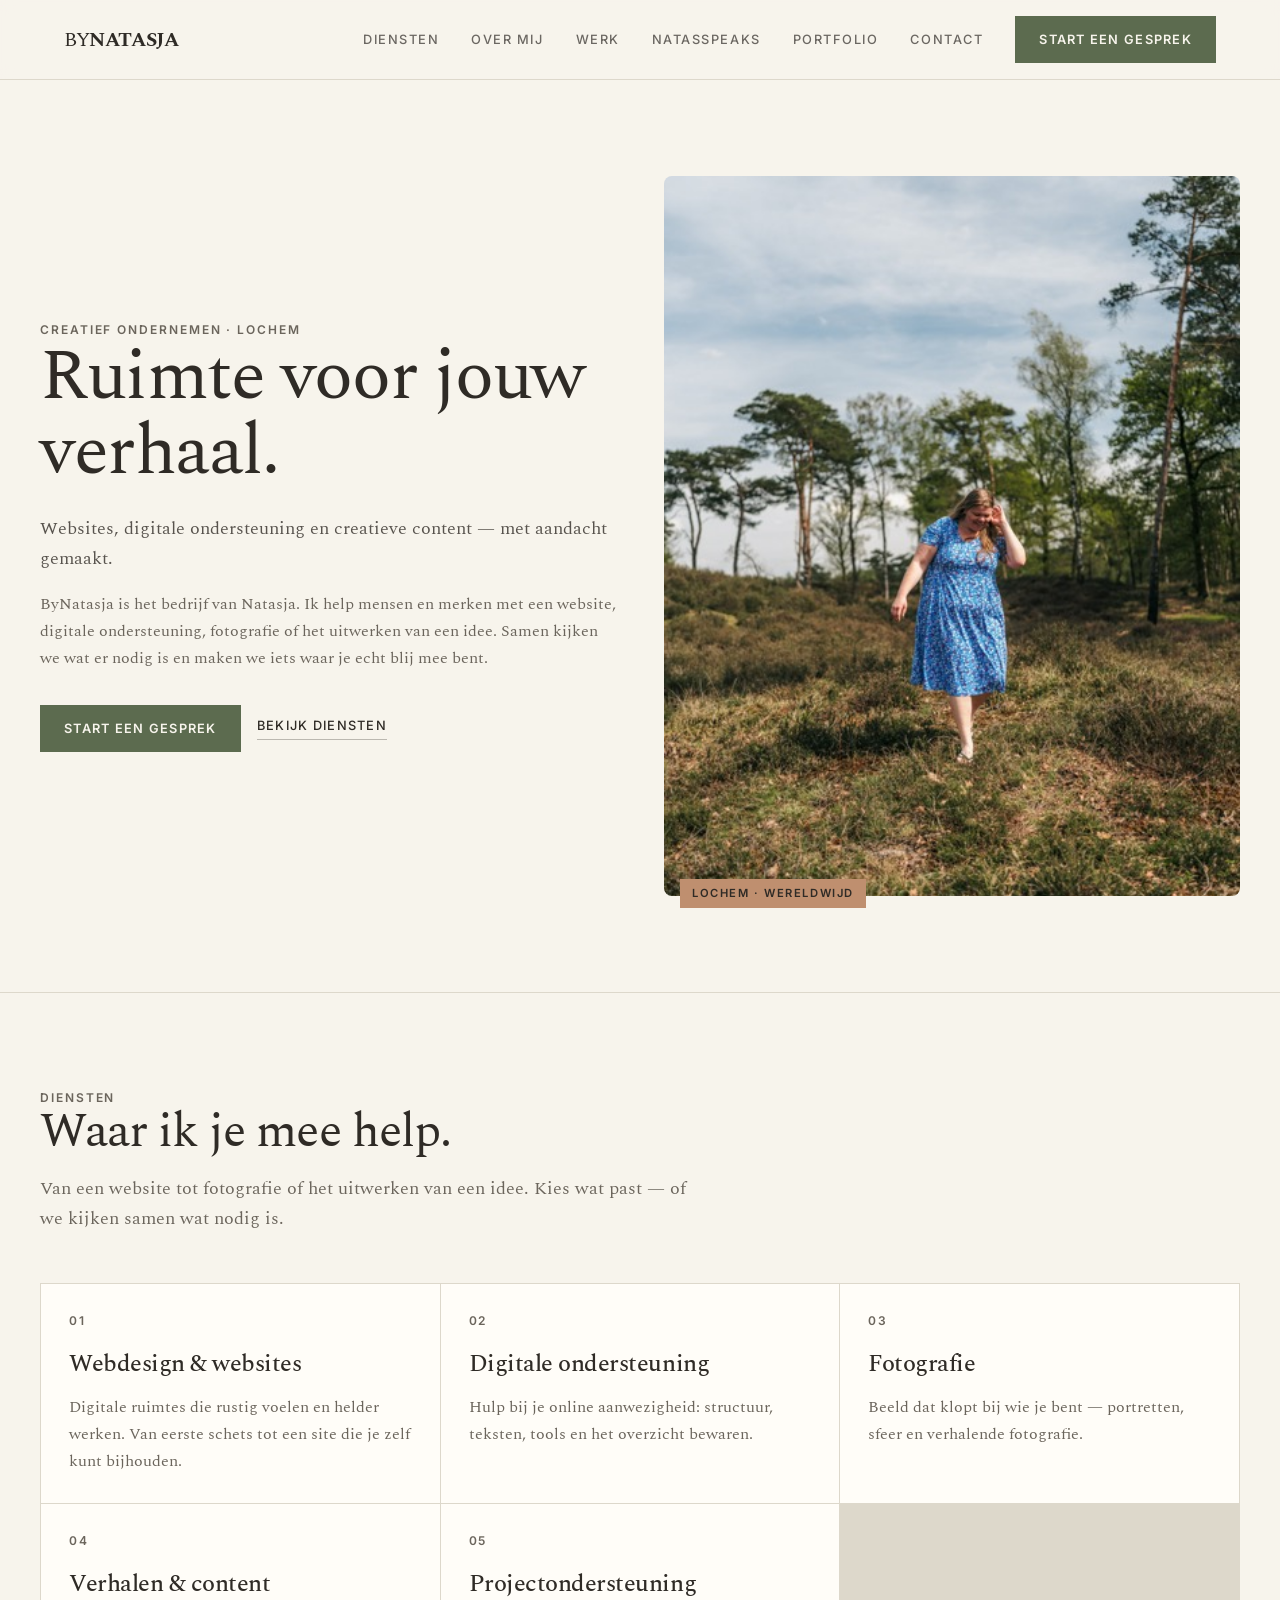
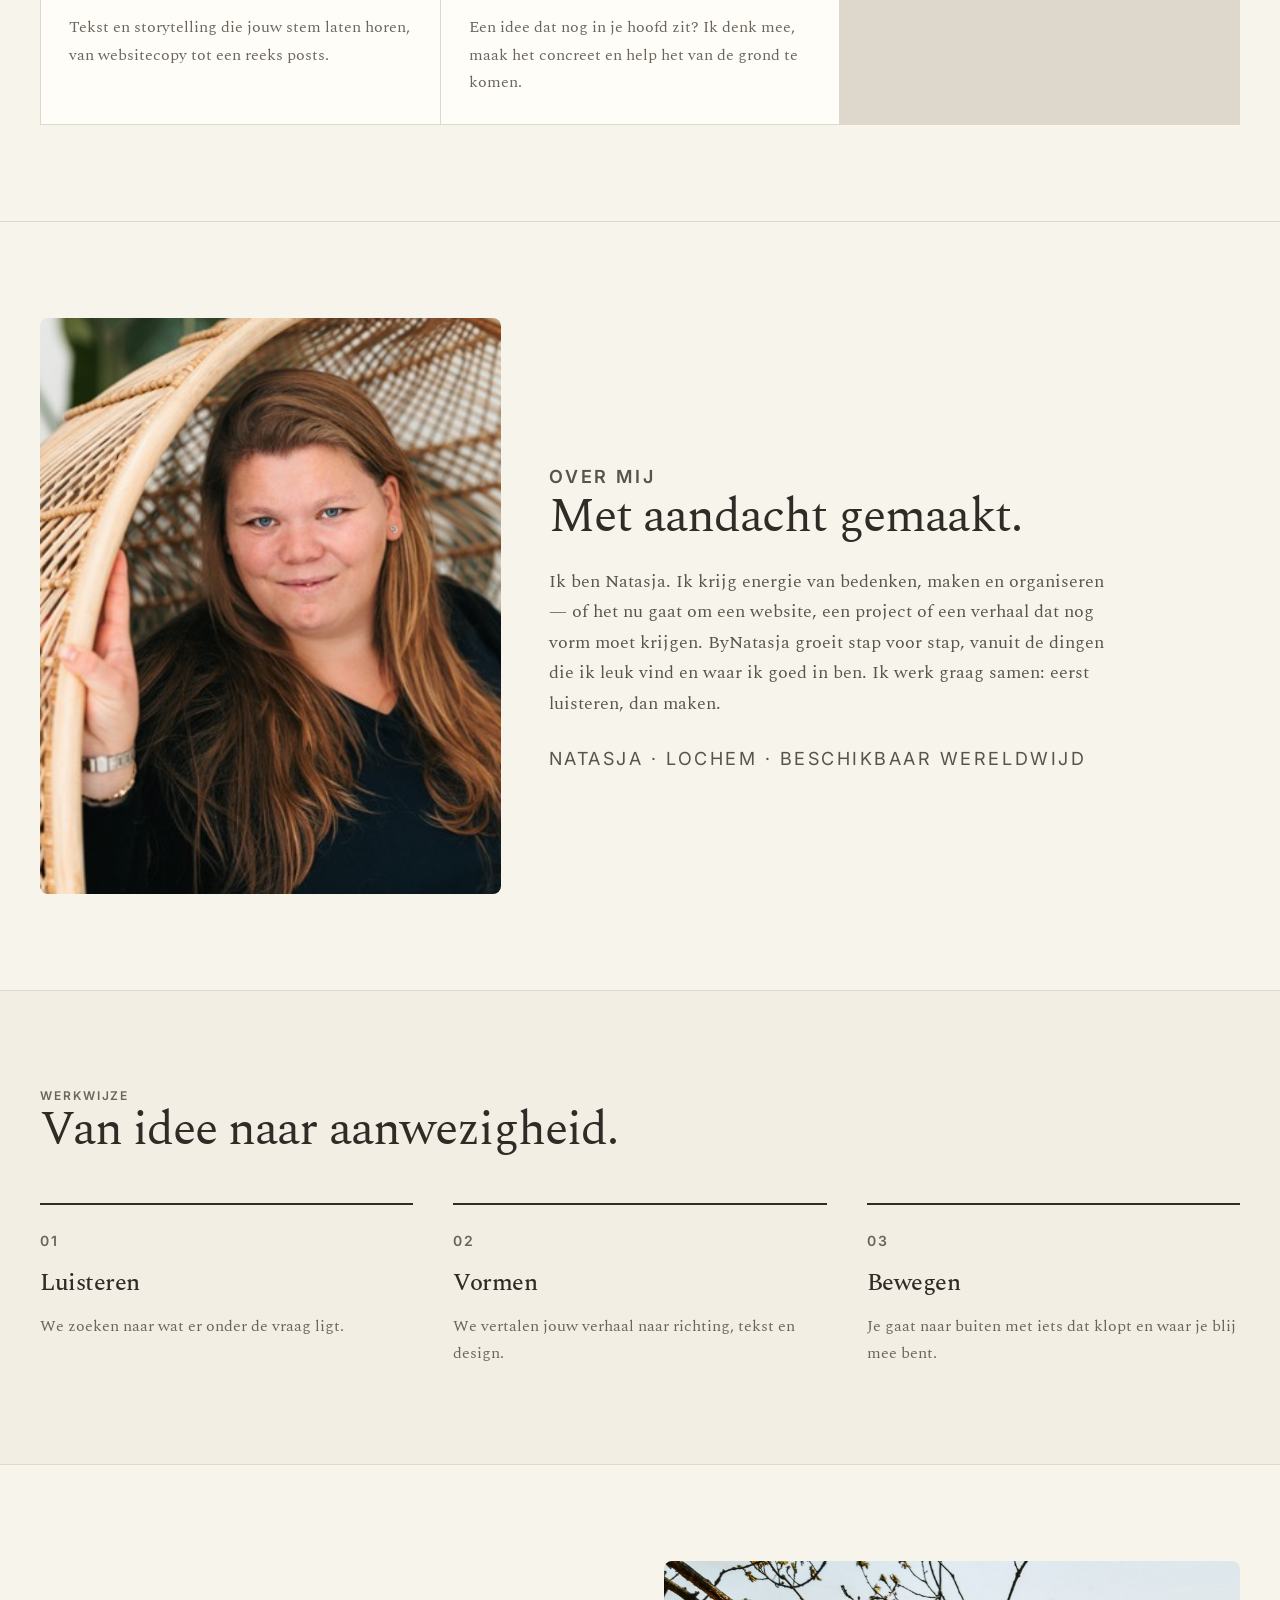
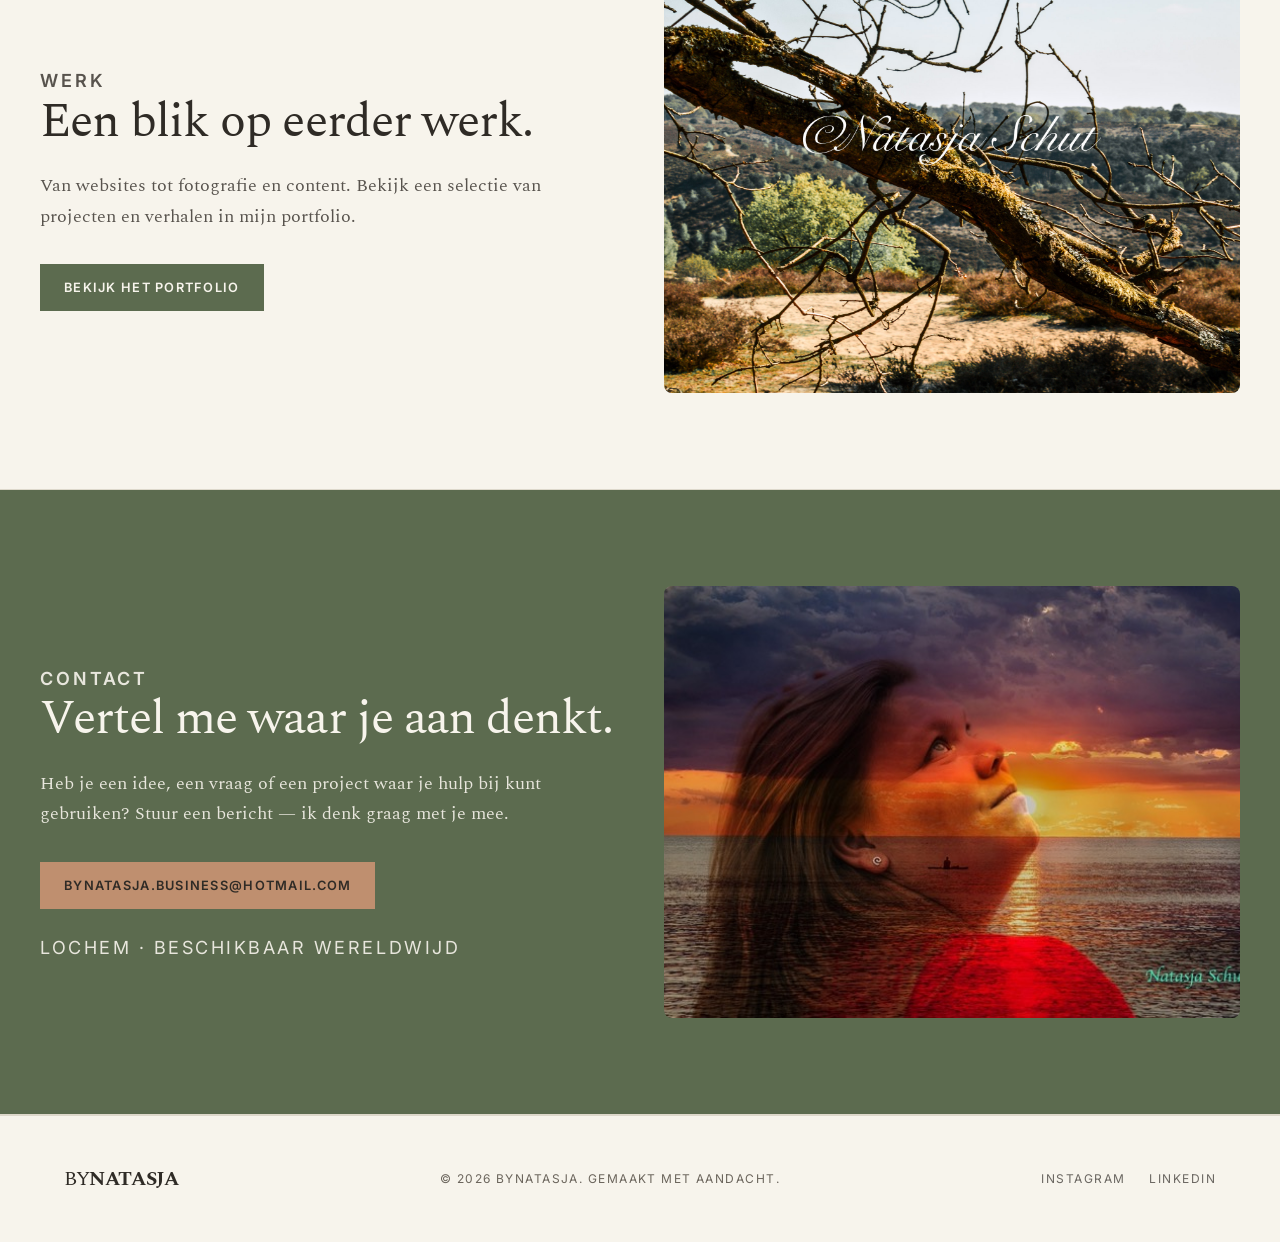
<file: index.html>
<!doctype html>
<html lang="nl">
<head>
<meta charset="UTF-8" />
<meta name="viewport" content="width=device-width, initial-scale=1.0" />
<meta name="description" content="ByNatasja — websites, digitale ondersteuning, fotografie en creatieve content. Met aandacht gemaakt, vanuit Lochem, beschikbaar wereldwijd." />
<title>ByNatasja — Ruimte voor jouw verhaal</title>
<link rel="preconnect" href="https://fonts.googleapis.com" />
<link rel="preconnect" href="https://fonts.gstatic.com" crossorigin />
<link href="https://fonts.googleapis.com/css2?family=Spectral:ital,wght@0,400;0,500;0,600;0,700;1,400;1,500&family=Inter:wght@400;500;600;700&display=swap" rel="stylesheet" />
<script async src="https://www.googletagmanager.com/gtag/js?id=G-VY6K7PSLYJ"></script>
<script>
window.dataLayer = window.dataLayer || [];
function gtag(){dataLayer.push(arguments);}
gtag('js', new Date());
gtag('config', 'G-VY6K7PSLYJ');
</script>
<style>
:root{
--background:#f7f4ec;--foreground:#2f2b26;--card:#fffdf8;--primary:#5c6b4f;
--primary-foreground:#f7f4ec;--secondary:#e8e4d8;--muted-foreground:#6b655c;
--accent:#bf8f6f;--accent-foreground:#2f2b26;--border:#ddd8cb;
--font-body:"Spectral",Georgia,"Times New Roman",serif;
--font-ui:"Inter",ui-sans-serif,system-ui,-apple-system,sans-serif;
}
*{box-sizing:border-box;margin:0;padding:0}
html{scroll-behavior:smooth}
body{background:var(--background);color:var(--foreground);font-family:var(--font-body);-webkit-font-smoothing:antialiased;line-height:1.5}
img{display:block;max-width:100%}
a{color:inherit;text-decoration:none}
::selection{background:var(--accent);color:#000}
.wrap{max-width:1200px;margin:0 auto;padding:0 24px}
.eyebrow{font-family:var(--font-ui);font-size:.75rem;font-weight:600;letter-spacing:.16em;text-transform:uppercase;color:var(--muted-foreground)}
.display{letter-spacing:-.02em;line-height:1.05;font-weight:400}
h1.display{font-size:clamp(2.6rem,7vw,4.5rem)}
h2.display{font-size:clamp(2rem,5vw,3rem)}
.btn{display:inline-block;font-family:var(--font-ui);font-size:.8rem;font-weight:600;text-transform:uppercase;letter-spacing:.1em;padding:14px 24px;background:var(--primary);color:var(--primary-foreground);transition:background .2s,color .2s}
.btn:hover{background:var(--accent);color:var(--accent-foreground)}
.link-underline{font-family:var(--font-ui);font-size:.8rem;font-weight:500;text-transform:uppercase;letter-spacing:.1em;border-bottom:1px solid rgba(47,43,38,.3);padding-bottom:4px;transition:border-color .2s}
.link-underline:hover{border-color:var(--foreground)}
header{position:sticky;top:0;z-index:40;border-bottom:1px solid var(--border);background:rgba(247,244,236,.92);backdrop-filter:blur(8px)}
.nav-inner{display:flex;align-items:center;justify-content:space-between;padding:16px 24px;max-width:1200px;margin:0 auto}
.wordmark{font-family:var(--font-body);font-size:1.25rem;letter-spacing:-.02em}
.wordmark .by{font-weight:400}
.wordmark .nat{font-weight:700}
nav.main{display:flex;align-items:center;gap:32px}
nav.main a.navlink{font-family:var(--font-ui);font-size:.8rem;font-weight:500;text-transform:uppercase;letter-spacing:.12em;color:rgba(47,43,38,.7);transition:color .2s}
nav.main a.navlink:hover{color:var(--foreground)}
.menu-btn{display:none;flex-direction:column;gap:6px;background:none;border:0;cursor:pointer;padding:6px}
.menu-btn span{display:block;width:24px;height:1px;background:var(--foreground)}
section{border-bottom:1px solid var(--border)}
section[id]{scroll-margin-top:5rem}
.hero-grid{display:grid;gap:48px;align-items:center;padding:64px 0}
.hero-grid .copy p.sub{margin-top:24px;font-size:1.125rem;line-height:1.7;color:rgba(47,43,38,.8);max-width:36rem}
.hero-grid .copy p.intro{margin-top:16px;font-size:1rem;line-height:1.7;color:var(--muted-foreground);max-width:36rem}
.hero-cta{margin-top:32px;display:flex;flex-wrap:wrap;gap:16px;align-items:center}
.hero-visual{position:relative}
.hero-visual img{width:100%;aspect-ratio:4/5;object-fit:cover;border-radius:8px}
.badge{position:absolute;bottom:-12px;left:16px;background:var(--accent);color:var(--accent-foreground);font-family:var(--font-ui);font-size:.7rem;font-weight:600;text-transform:uppercase;letter-spacing:.14em;padding:6px 12px}
.sec-head{max-width:42rem}
.sec-head p.lead{margin-top:16px;font-size:1.125rem;line-height:1.7;color:var(--muted-foreground)}
.pad{padding:64px 0}
.grid-services{margin-top:48px;display:grid;gap:1px;background:var(--border);border:1px solid var(--border)}
.card{background:var(--card);padding:28px;display:flex;flex-direction:column;height:100%}
.card .num{font-family:var(--font-ui);font-size:.75rem;font-weight:600;letter-spacing:.14em;color:var(--muted-foreground)}
.card h3{margin-top:16px;font-family:var(--font-body);font-size:1.5rem;font-weight:500;letter-spacing:-.02em}
.card p{margin-top:12px;font-size:1rem;line-height:1.7;color:var(--muted-foreground)}
.two-col{display:grid;gap:48px;align-items:center;padding:64px 0}
.two-col img{width:100%;aspect-ratio:4/5;object-fit:cover;border-radius:8px}
.two-col.land img{aspect-ratio:4/3}
.two-col .body p{margin-top:24px;font-size:1.125rem;line-height:1.7;color:rgba(47,43,38,.8);max-width:36rem}
.meta{margin-top:32px;font-family:var(--font-ui);font-size:.85rem;text-transform:uppercase;letter-spacing:.14em;color:var(--muted-foreground)}
.process{background:rgba(232,228,216,.4)}
.steps{margin-top:48px;display:grid;gap:40px}
.step{border-top:2px solid var(--foreground);padding-top:24px}
.step .num{font-family:var(--font-ui);font-size:.875rem;font-weight:600;letter-spacing:.14em;color:var(--muted-foreground)}
.step h3{margin-top:12px;font-family:var(--font-body);font-size:1.5rem;font-weight:500;letter-spacing:-.02em}
.step p{margin-top:12px;font-size:1rem;line-height:1.7;color:var(--muted-foreground)}
.contact{background:var(--primary);color:var(--primary-foreground)}
.contact .eyebrow{color:rgba(247,244,236,.9)}
.contact .body p{margin-top:24px;font-size:1.125rem;line-height:1.7;color:rgba(247,244,236,.9);max-width:36rem}
.contact .mail{display:inline-block;margin-top:32px;background:var(--accent);color:var(--accent-foreground);font-family:var(--font-ui);font-size:.8rem;font-weight:600;text-transform:uppercase;letter-spacing:.1em;padding:14px 24px;transition:opacity .2s}
.contact .mail:hover{opacity:.9}
.contact .meta{color:rgba(247,244,236,.9)}
footer{border-top:1px solid var(--border)}
.foot-inner{display:flex;flex-direction:column;gap:24px;padding:48px 24px;max-width:1200px;margin:0 auto}
.foot-inner .copy{font-family:var(--font-ui);font-size:.75rem;text-transform:uppercase;letter-spacing:.12em;color:var(--muted-foreground)}
.foot-links{display:flex;gap:24px}
.foot-links a{font-family:var(--font-ui);font-size:.75rem;text-transform:uppercase;letter-spacing:.12em;color:rgba(47,43,38,.7);transition:color .2s}
.foot-links a:hover{color:var(--foreground)}
@media(min-width:768px){
.hero-grid{grid-template-columns:1fr 1fr;padding:96px 0}
.two-col{grid-template-columns:2fr 3fr;padding:96px 0}
.two-col.land{grid-template-columns:1fr 1fr}
.pad{padding:96px 0}
.grid-services{grid-template-columns:repeat(3,1fr)}
.steps{grid-template-columns:repeat(3,1fr)}
.foot-inner{flex-direction:row;align-items:center;justify-content:space-between}
}
@media(max-width:767px){
nav.main{display:none}
nav.main.open{display:flex;flex-direction:column;align-items:stretch;gap:0;position:absolute;top:100%;left:0;right:0;background:var(--background);border-top:1px solid var(--border);padding:8px 24px 16px}
nav.main.open a.navlink{border-bottom:1px solid var(--border);padding:12px 0}
nav.main.open .btn{margin-top:16px;text-align:center}
.menu-btn{display:flex}
}
</style>
</head>
<body>
<header>
<div class="nav-inner">
<a href="#top" class="wordmark" aria-label="ByNatasja — naar boven"><span class="by">BY</span><span class="nat">NATASJA</span></a>
<nav class="main" id="nav">
<a class="navlink" href="#diensten">Diensten</a>
<a class="navlink" href="Aboutmy.HTML">Over mij</a>
<a class="navlink" href="nova copy.html">Werk</a>
<a class="navlink" href="natasspeaks.html">NatasSpeaks</a>
<a class="navlink" href="https://natasja24.github.io/Natasjachutportofolio/" target="_blank" rel="noreferrer">Portfolio</a>
<a class="navlink" href="contact.html">Contact</a>

<a class="btn" href="#contact">Start een gesprek</a>
</nav>
<button class="menu-btn" id="menuBtn" aria-label="Menu openen" aria-expanded="false"><span></span><span></span></button>
</div>
</header>
<main>
<section id="top">
<div class="wrap hero-grid">
<div class="copy">
<p class="eyebrow">Creatief ondernemen · Lochem</p>
<h1 class="display">Ruimte voor jouw verhaal.</h1>
<p class="sub">Websites, digitale ondersteuning en creatieve content — met aandacht gemaakt.</p>
<p class="intro">ByNatasja is het bedrijf van Natasja. Ik help mensen en merken met een website, digitale ondersteuning, fotografie of het uitwerken van een idee. Samen kijken we wat er nodig is en maken we iets waar je echt blij mee bent.</p>
<div class="hero-cta">
<a class="btn" href="#contact">Start een gesprek</a>
<a class="link-underline" href="#diensten">Bekijk diensten</a>
</div>
</div>
<div class="hero-visual">
<img src="Natasja-14 Normaal.jpeg" alt="Natasja Schut, creatief ondernemer" />
<span class="badge">Lochem · Wereldwijd</span>
</div>
</div>
</section>
<section id="diensten">
<div class="wrap pad">
<div class="sec-head">
<p class="eyebrow">Diensten</p>
<h2 class="display">Waar ik je mee help.</h2>
<p class="lead">Van een website tot fotografie of het uitwerken van een idee. Kies wat past — of we kijken samen wat nodig is.</p>
</div>
<div class="grid-services">
<article class="card"><span class="num">01</span><h3>Webdesign &amp; websites</h3><p>Digitale ruimtes die rustig voelen en helder werken. Van eerste schets tot een site die je zelf kunt bijhouden.</p></article>
<article class="card"><span class="num">02</span><h3>Digitale ondersteuning</h3><p>Hulp bij je online aanwezigheid: structuur, teksten, tools en het overzicht bewaren.</p></article>
<article class="card"><span class="num">03</span><h3>Fotografie</h3><p>Beeld dat klopt bij wie je bent — portretten, sfeer en verhalende fotografie.</p></article>
<article class="card"><span class="num">04</span><h3>Verhalen &amp; content</h3><p>Tekst en storytelling die jouw stem laten horen, van websitecopy tot een reeks posts.</p></article>
<article class="card"><span class="num">05</span><h3>Projectondersteuning</h3><p>Een idee dat nog in je hoofd zit? Ik denk mee, maak het concreet en help het van de grond te komen.</p></article>
</div>
</div>
</section>
<section id="over-mij">
<div class="wrap two-col">
<div><img src="natasja-portrait.jpeg" alt="Natasja Schut, creatief ondernemer" /></div>
<div class="body">
<p class="eyebrow">Over mij</p>
<h2 class="display">Met aandacht gemaakt.</h2>
<p>Ik ben Natasja. Ik krijg energie van bedenken, maken en organiseren — of het nu gaat om een website, een project of een verhaal dat nog vorm moet krijgen. ByNatasja groeit stap voor stap, vanuit de dingen die ik leuk vind en waar ik goed in ben. Ik werk graag samen: eerst luisteren, dan maken.</p>
<p class="meta">Natasja · Lochem · beschikbaar wereldwijd</p>
</div>
</div>
</section>
<section id="werkwijze" class="process">
<div class="wrap pad">
<div class="sec-head">
<p class="eyebrow">Werkwijze</p>
<h2 class="display">Van idee naar aanwezigheid.</h2>
</div>
<div class="steps">
<div class="step"><span class="num">01</span><h3>Luisteren</h3><p>We zoeken naar wat er onder de vraag ligt.</p></div>
<div class="step"><span class="num">02</span><h3>Vormen</h3><p>We vertalen jouw verhaal naar richting, tekst en design.</p></div>
<div class="step"><span class="num">03</span><h3>Bewegen</h3><p>Je gaat naar buiten met iets dat klopt en waar je blij mee bent.</p></div>
</div>
</div>
</section>
<section id="werk">
<div class="wrap two-col land">
<div class="body">
<p class="eyebrow">Werk</p>
<h2 class="display">Een blik op eerder werk.</h2>
<p>Van websites tot fotografie en content. Bekijk een selectie van projecten en verhalen in mijn portfolio.</p>
<a class="btn" style="margin-top:32px" href="https://natasja24.github.io/Natasjachutportofolio/" target="_blank" rel="noreferrer">Bekijk het portfolio</a>
</div>
<div><img src="01foto.jpg" alt="Voorbeeld van eerder werk" /></div>
</section>
<section id="contact" class="contact">
<div class="wrap two-col land">
<div class="body">
<p class="eyebrow">Contact</p>
<h2 class="display">Vertel me waar je aan denkt.</h2>
<p>Heb je een idee, een vraag of een project waar je hulp bij kunt gebruiken? Stuur een bericht — ik denk graag met je mee.</p>
<a class="mail" href="mailto:Bynatasja.business@hotmail.com">Bynatasja.business@hotmail.com</a>
<p class="meta">Lochem · beschikbaar wereldwijd</p>
</div>
<div><img src="natas.jpg" alt="Contact opnemen met Natasja Schut" /></div>
</div>
</section>
</main>
<footer>
<div class="foot-inner">
<a href="#top" class="wordmark"><span class="by">BY</span><span class="nat">NATASJA</span></a>
<p class="copy">© 2026 Bynatasja. Gemaakt met aandacht.</p>
<div class="foot-links">
<a href="https://www.instagram.com/" target="_blank" rel="noreferrer">Instagram</a>
<a href="https://www.linkedin.com/" target="_blank" rel="noreferrer">LinkedIn</a>
</div>
</div>
</footer>
<script>
(function(){
var btn=document.getElementById('menuBtn');
var nav=document.getElementById('nav');
if(btn&&nav){
btn.addEventListener('click',function(){
var open=nav.classList.toggle('open');
btn.setAttribute('aria-expanded',open?'true':'false');
btn.setAttribute('aria-label',open?'Menu sluiten':'Menu openen');
});
nav.querySelectorAll('a').forEach(function(a){
a.addEventListener('click',function(){nav.classList.remove('open');btn.setAttribute('aria-expanded','false');});
});
}
})();
</script>
</body>
</html>
</file>
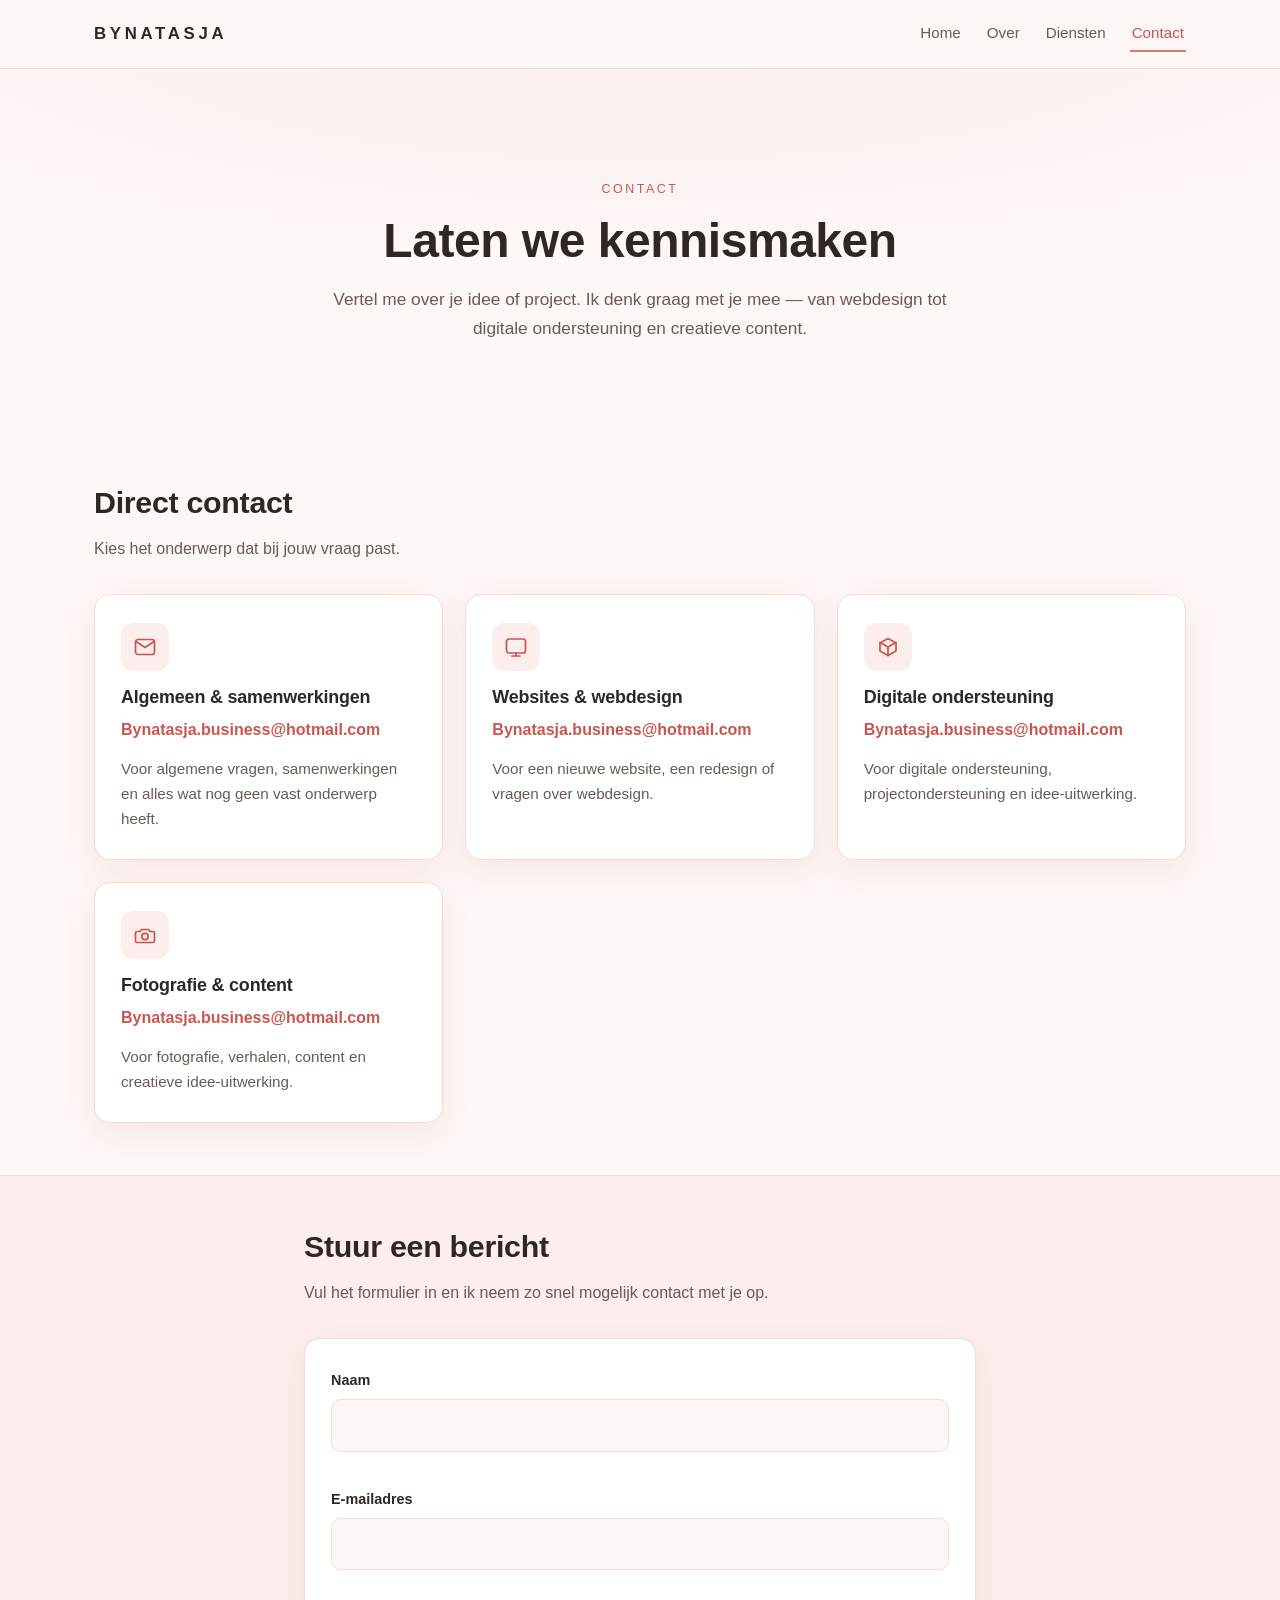
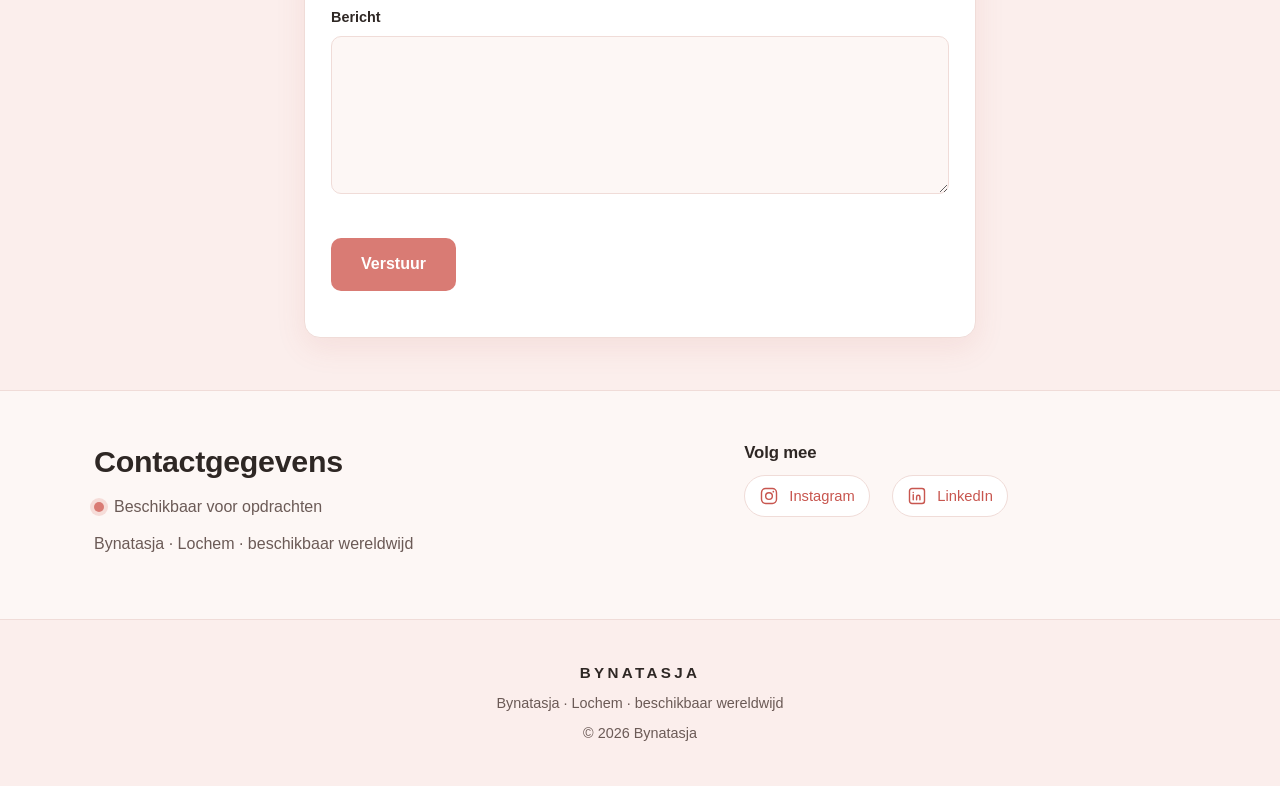
<file: contact.html>
<!DOCTYPE html>
<html lang="nl">
<head>
  <meta charset="UTF-8" />
  <meta name="viewport" content="width=device-width, initial-scale=1.0" />
  <title>Contact · BYNATASJA</title>
  <meta name="description" content="Neem contact op met Bynatasja — webdesign, digitale ondersteuning en creatieve content. Gevestigd in Lochem, beschikbaar wereldwijd." />
  <!-- Alle opmaak staat hieronder in dit ene bestand. -->
  <style>
/* ============================================================
   BYNATASJA — contactpagina
   Zachte rood / rosé stijl. Geen externe bronnen nodig.
   ============================================================ */

:root {
  /* Kleurenpalet — zacht rood / rosé */
  --bg: #fdf7f5;          /* warm crème / off-white achtergrond */
  --surface: #ffffff;     /* kaarten */
  --primary: #d97b74;     /* zacht rood (hoofdkleur) */
  --accent: #c8564f;      /* dieper rood accent */
  --soft: #e8b4ae;        /* licht rosé */
  --heading: #2e2724;     /* warm bijna-zwart voor koppen */
  --text: #2e2724;        /* broodtekst */
  --muted: #6b5a56;       /* gedempte tekst */
  --border: #f0dcd8;      /* randen / scheidingslijnen */
  --tint: #fbeeec;        /* subtiele tintvlakken */

  --radius: 16px;
  --shadow: 0 10px 30px rgba(200, 86, 79, 0.10);
  --shadow-hover: 0 16px 40px rgba(200, 86, 79, 0.18);
  --maxw: 1140px;
  --font: "Inter", "Poppins", -apple-system, BlinkMacSystemFont,
          "Segoe UI", Roboto, Helvetica, Arial, sans-serif;
}

* { box-sizing: border-box; }

html { scroll-behavior: smooth; }

body {
  margin: 0;
  font-family: var(--font);
  color: var(--text);
  background: var(--bg);
  line-height: 1.65;
  -webkit-font-smoothing: antialiased;
}

h1, h2, h3 {
  color: var(--heading);
  line-height: 1.2;
  margin: 0 0 0.5em;
  font-weight: 600;
  letter-spacing: -0.01em;
}

p { margin: 0 0 1em; }

a { color: var(--accent); }

.container {
  width: 100%;
  max-width: var(--maxw);
  margin: 0 auto;
  padding: 0 24px;
}

/* ---------- Header ---------- */
.site-header {
  position: sticky;
  top: 0;
  z-index: 20;
  background: rgba(253, 247, 245, 0.9);
  backdrop-filter: blur(8px);
  border-bottom: 1px solid var(--border);
}

.header-inner {
  display: flex;
  align-items: center;
  justify-content: space-between;
  gap: 16px;
  min-height: 68px;
  flex-wrap: wrap;
}

.wordmark {
  font-weight: 700;
  letter-spacing: 0.22em;
  font-size: 1.05rem;
  color: var(--heading);
  text-decoration: none;
}

.wordmark-small { font-size: 0.95rem; }

.main-nav {
  display: flex;
  gap: 22px;
  flex-wrap: wrap;
}

.main-nav a {
  text-decoration: none;
  color: var(--muted);
  font-size: 0.95rem;
  padding: 4px 2px;
  border-bottom: 2px solid transparent;
  transition: color 0.2s ease, border-color 0.2s ease;
}

.main-nav a:hover,
.main-nav a:focus-visible {
  color: var(--accent);
  border-color: var(--primary);
}

.main-nav a.is-active {
  color: var(--accent);
  border-color: var(--primary);
}

/* ---------- Hero ---------- */
.hero {
  background:
    radial-gradient(120% 120% at 50% -20%, var(--tint) 0%, var(--bg) 60%);
  padding: 72px 0 56px;
  text-align: center;
}

.eyebrow {
  text-transform: uppercase;
  letter-spacing: 0.2em;
  font-size: 0.78rem;
  color: var(--accent);
  margin-bottom: 12px;
}

.hero h1 {
  font-size: clamp(2rem, 5vw, 3rem);
  margin-bottom: 16px;
}

.hero-lead {
  max-width: 620px;
  margin: 0 auto;
  color: var(--muted);
  font-size: 1.08rem;
}

/* ---------- Secties ---------- */
.section { padding: 52px 0; }

.section-tint {
  background: var(--tint);
  border-top: 1px solid var(--border);
  border-bottom: 1px solid var(--border);
}

.section-title { font-size: clamp(1.4rem, 3vw, 1.9rem); }

.section-sub {
  color: var(--muted);
  margin-bottom: 32px;
}

/* ---------- Kaarten ---------- */
.cards-grid {
  display: grid;
  grid-template-columns: 1fr;
  gap: 22px;
}

.card {
  background: var(--surface);
  border: 1px solid var(--border);
  border-radius: var(--radius);
  padding: 28px 26px;
  box-shadow: var(--shadow);
  transition: transform 0.25s ease, box-shadow 0.25s ease, border-color 0.25s ease;
}

.card:hover,
.card:focus-within {
  transform: translateY(-4px);
  box-shadow: var(--shadow-hover);
  border-color: var(--primary);
}

.card-icon {
  display: inline-flex;
  align-items: center;
  justify-content: center;
  width: 48px;
  height: 48px;
  border-radius: 12px;
  background: var(--tint);
  color: var(--accent);
  margin-bottom: 16px;
}

.card-title { font-size: 1.12rem; margin-bottom: 8px; }

.card-mail {
  display: inline-block;
  font-weight: 600;
  color: var(--accent);
  text-decoration: none;
  word-break: break-word;
  border-bottom: 1px solid transparent;
  transition: border-color 0.2s ease;
}

.card-mail:hover,
.card-mail:focus-visible { border-color: var(--accent); }

.card-desc {
  color: var(--muted);
  font-size: 0.95rem;
  margin: 12px 0 0;
}

/* ---------- Formulier ---------- */
.form-wrap { max-width: 720px; }

.contact-form {
  background: var(--surface);
  border: 1px solid var(--border);
  border-radius: var(--radius);
  padding: 30px 26px;
  box-shadow: var(--shadow);
}

.field { margin-bottom: 18px; }

.field label {
  display: block;
  font-size: 0.9rem;
  font-weight: 600;
  color: var(--heading);
  margin-bottom: 6px;
}

.field input,
.field textarea {
  width: 100%;
  font: inherit;
  color: var(--text);
  background: var(--bg);
  border: 1px solid var(--border);
  border-radius: 10px;
  padding: 12px 14px;
  transition: border-color 0.2s ease, box-shadow 0.2s ease;
}

.field input:focus,
.field textarea:focus {
  outline: none;
  border-color: var(--primary);
  box-shadow: 0 0 0 3px rgba(217, 123, 116, 0.22);
}

.field.has-error input,
.field.has-error textarea { border-color: var(--accent); }

.field-error {
  display: block;
  min-height: 1em;
  font-size: 0.82rem;
  color: var(--accent);
  margin-top: 5px;
}

.btn-primary {
  font: inherit;
  font-weight: 600;
  color: #fff;
  background: var(--primary);
  border: none;
  border-radius: 10px;
  padding: 13px 30px;
  cursor: pointer;
  transition: background 0.2s ease, transform 0.15s ease;
}

.btn-primary:hover { background: var(--accent); }
.btn-primary:active { transform: translateY(1px); }

.btn-primary:focus-visible {
  outline: 3px solid rgba(217, 123, 116, 0.5);
  outline-offset: 2px;
}

.form-note {
  margin: 16px 0 0;
  font-size: 0.95rem;
  color: var(--accent);
  font-weight: 600;
}

.form-note.is-success { color: var(--accent); }

/* ---------- Contactgegevens ---------- */
.info-grid {
  display: grid;
  grid-template-columns: 1fr;
  gap: 32px;
}

.info-heading { font-size: 1.05rem; margin-bottom: 12px; }

.info-line {
  display: flex;
  align-items: center;
  gap: 10px;
  color: var(--muted);
  margin-bottom: 10px;
}

.status-dot {
  width: 10px;
  height: 10px;
  border-radius: 50%;
  background: var(--primary);
  box-shadow: 0 0 0 4px rgba(217, 123, 116, 0.22);
}

.social-link {
  display: inline-flex;
  align-items: center;
  gap: 10px;
  margin-right: 18px;
  padding: 8px 14px;
  border: 1px solid var(--border);
  border-radius: 999px;
  background: var(--surface);
  color: var(--accent);
  text-decoration: none;
  font-size: 0.92rem;
  transition: border-color 0.2s ease, background 0.2s ease;
}

.social-link:hover,
.social-link:focus-visible {
  border-color: var(--primary);
  background: var(--tint);
}

/* ---------- Footer ---------- */
.site-footer {
  border-top: 1px solid var(--border);
  background: var(--tint);
  padding: 40px 0;
  text-align: center;
}

.footer-line {
  color: var(--muted);
  font-size: 0.9rem;
  margin: 6px 0 0;
}

/* ---------- Scroll-reveal ---------- */
.reveal {
  opacity: 0;
  transform: translateY(18px);
  transition: opacity 0.6s ease, transform 0.6s ease;
}

.reveal.is-visible { opacity: 1; transform: none; }

@media (prefers-reduced-motion: reduce) {
  .reveal { opacity: 1; transform: none; transition: none; }
  html { scroll-behavior: auto; }
}

/* ---------- Responsief ---------- */
@media (min-width: 640px) {
  .cards-grid { grid-template-columns: repeat(2, 1fr); }
  .info-grid { grid-template-columns: 1.4fr 1fr; align-items: start; }
}

@media (min-width: 960px) {
  .cards-grid { grid-template-columns: repeat(3, 1fr); }
  .hero { padding: 110px 0 90px; }
}

@media (max-width: 520px) {
  .header-inner { justify-content: center; text-align: center; }
  .main-nav { justify-content: center; }
}
  </style>
</head>
<body>

  <!-- ============ HEADER / NAVIGATIE ============ -->
  <header class="site-header">
    <div class="container header-inner">
      <a class="wordmark" href="index.html">BYNATASJA</a>
      <nav class="main-nav" aria-label="Hoofdnavigatie">
        <a href="index.html">Home</a>
        <a href="Aboutmy.HTML">Over</a>
        <a href="nova copy.html">Diensten</a>
        <a href="contact.html" class="is-active" aria-current="page">Contact</a>
      </nav>
    </div>
  </header>

  <main id="top">

    <!-- ============ HERO / INTRO ============ -->
    <section class="hero" id="over">
      <div class="container hero-inner">
        <p class="eyebrow">Contact</p>
        <h1>Laten we kennismaken</h1>
        <p class="hero-lead">
          Vertel me over je idee of project. Ik denk graag met je mee —
          van webdesign tot digitale ondersteuning en creatieve content.
        </p>
      </div>
    </section>

    <!-- ============ CONTACTKAARTEN ============ -->
    <section class="section" id="diensten" aria-labelledby="kaarten-titel">
      <div class="container">
        <h2 id="kaarten-titel" class="section-title">Direct contact</h2>
        <p class="section-sub">Kies het onderwerp dat bij jouw vraag past.</p>

        <div class="cards-grid">

          <!-- Kaart 1 — het bevestigde adres van bynatasja.com -->
          <article class="card reveal">
            <span class="card-icon" aria-hidden="true">
              <svg viewBox="0 0 24 24" width="24" height="24" fill="none" stroke="currentColor" stroke-width="1.7" stroke-linecap="round" stroke-linejoin="round">
                <rect x="2.5" y="4.5" width="19" height="15" rx="2.5" />
                <path d="M3 6.5l9 6 9-6" />
              </svg>
            </span>
            <h3 class="card-title">Algemeen &amp; samenwerkingen</h3>
            <a class="card-mail" href="mailto:Bynatasja.business@hotmail.com">Bynatasja.business@hotmail.com</a>
            <p class="card-desc">Voor algemene vragen, samenwerkingen en alles wat nog geen vast onderwerp heeft.</p>
          </article>

          <!-- EXTRA E-MAIL: pas dit aan -->
          <!-- Vervang het adres (op twee plekken: in href en in de zichtbare tekst)
               en het label hieronder door jouw echte e-mailadres. -->
          <article class="card reveal">
            <span class="card-icon" aria-hidden="true">
              <svg viewBox="0 0 24 24" width="24" height="24" fill="none" stroke="currentColor" stroke-width="1.7" stroke-linecap="round" stroke-linejoin="round">
                <rect x="2.5" y="4" width="19" height="14" rx="2.5" />
                <path d="M8 21h8M12 18v3" />
              </svg>
            </span>
            <h3 class="card-title">Websites &amp; webdesign</h3>
            <a class="card-mail" href="mailto:Bynatasja.business@hotmail.com">Bynatasja.business@hotmail.com</a>
            <p class="card-desc">Voor een nieuwe website, een redesign of vragen over webdesign.</p>
          </article>

          <!-- EXTRA E-MAIL: pas dit aan -->
          <!-- Vervang het adres (op twee plekken: in href en in de zichtbare tekst)
               en het label hieronder door jouw echte e-mailadres. -->
          <article class="card reveal">
            <span class="card-icon" aria-hidden="true">
              <svg viewBox="0 0 24 24" width="24" height="24" fill="none" stroke="currentColor" stroke-width="1.7" stroke-linecap="round" stroke-linejoin="round">
                <path d="M12 3.5l8 4.5v8l-8 4.5-8-4.5v-8z" />
                <path d="M12 12l8-4.5M12 12v8.5M12 12L4 7.5" />
              </svg>
            </span>
            <h3 class="card-title">Digitale ondersteuning</h3>
            <a class="card-mail" href="mailto:Bynatasja.business@hotmail.com">Bynatasja.business@hotmail.com</a>
            <p class="card-desc">Voor digitale ondersteuning, projectondersteuning en idee-uitwerking.</p>
          </article>

          <!-- EXTRA E-MAIL: pas dit aan -->
          <!-- Vervang het adres (op twee plekken: in href en in de zichtbare tekst)
               en het label hieronder door jouw echte e-mailadres. -->
          <article class="card reveal">
            <span class="card-icon" aria-hidden="true">
              <svg viewBox="0 0 24 24" width="24" height="24" fill="none" stroke="currentColor" stroke-width="1.7" stroke-linecap="round" stroke-linejoin="round">
                <path d="M4 8.5h3l1.5-2h7L17 8.5h3a1.5 1.5 0 0 1 1.5 1.5v8A1.5 1.5 0 0 1 20 19.5H4A1.5 1.5 0 0 1 2.5 18v-8A1.5 1.5 0 0 1 4 8.5z" />
                <circle cx="12" cy="13.5" r="3.2" />
              </svg>
            </span>
            <h3 class="card-title">Fotografie &amp; content</h3>
            <a class="card-mail" href="mailto:Bynatasja.business@hotmail.com">Bynatasja.business@hotmail.com</a>
            <p class="card-desc">Voor fotografie, verhalen, content en creatieve idee-uitwerking.</p>
          </article>

        </div>
      </div>
    </section>

    <!-- ============ CONTACTFORMULIER ============ -->
    <!-- LET OP: dit is een demo-formulier ZONDER backend. Het verstuurt niets.
         script.js vangt het af, controleert de velden en toont een vriendelijke
         bevestiging. Klaar om later aan een echte verzendservice te koppelen. -->
    <section class="section section-tint" id="contact" aria-labelledby="form-titel">
      <div class="container form-wrap">
        <div class="form-intro">
          <h2 id="form-titel" class="section-title">Stuur een bericht</h2>
          <p class="section-sub">Vul het formulier in en ik neem zo snel mogelijk contact met je op.</p>
        </div>

        <form class="contact-form" id="contactForm" novalidate>
          <div class="field">
            <label for="naam">Naam</label>
            <input type="text" id="naam" name="naam" autocomplete="name" required />
            <span class="field-error" data-error-for="naam"></span>
          </div>

          <div class="field">
            <label for="email">E-mailadres</label>
            <input type="email" id="email" name="email" autocomplete="email" required />
            <span class="field-error" data-error-for="email"></span>
          </div>

          <div class="field">
            <label for="bericht">Bericht</label>
            <textarea id="bericht" name="bericht" rows="5" required></textarea>
            <span class="field-error" data-error-for="bericht"></span>
          </div>

          <button type="submit" class="btn-primary">Verstuur</button>

          <p class="form-note" id="formStatus" role="status" aria-live="polite"></p>
        </form>
      </div>
    </section>

    <!-- ============ CONTACTGEGEVENS ============ -->
    <section class="section" aria-labelledby="info-titel">
      <div class="container info-grid">
        <div class="info-block">
          <h2 id="info-titel" class="section-title">Contactgegevens</h2>
          <p class="info-line">
            <span class="status-dot" aria-hidden="true"></span>
            Beschikbaar voor opdrachten
          </p>
          <p class="info-line">Bynatasja &middot; Lochem &middot; beschikbaar wereldwijd</p>
        </div>

        <div class="info-block">
          <h3 class="info-heading">Volg mee</h3>
          <!-- VERVANG de href="#" hieronder door de echte Instagram-URL -->
          <a class="social-link" href="#" aria-label="Instagram">
            <svg viewBox="0 0 24 24" width="20" height="20" fill="none" stroke="currentColor" stroke-width="1.7" stroke-linecap="round" stroke-linejoin="round" aria-hidden="true">
              <rect x="3" y="3" width="18" height="18" rx="5" />
              <circle cx="12" cy="12" r="4" />
              <circle cx="17.2" cy="6.8" r="1" fill="currentColor" stroke="none" />
            </svg>
            Instagram
          </a>
          <!-- VERVANG de href="#" hieronder door de echte LinkedIn-URL -->
          <a class="social-link" href="#" aria-label="LinkedIn">
            <svg viewBox="0 0 24 24" width="20" height="20" fill="none" stroke="currentColor" stroke-width="1.7" stroke-linecap="round" stroke-linejoin="round" aria-hidden="true">
              <rect x="3" y="3" width="18" height="18" rx="3" />
              <path d="M7.5 10.5v6M7.5 7.6v.1M11.5 16.5v-3.4a2 2 0 0 1 4 0v3.4" />
            </svg>
            LinkedIn
          </a>
        </div>
      </div>
    </section>

  </main>

  <!-- ============ FOOTER ============ -->
  <footer class="site-footer">
    <div class="container footer-inner">
      <span class="wordmark wordmark-small">BYNATASJA</span>
      <p class="footer-line">Bynatasja &middot; Lochem &middot; beschikbaar wereldwijd</p>
      <p class="footer-line">&copy; <span id="year">2026</span> Bynatasja</p>
    </div>
  </footer>

  <!-- Alle interactie staat hieronder in dit ene bestand. -->
  <script>
/* ============================================================
   BYNATASJA — contactpagina interactie
   Vanilla JavaScript, geen externe afhankelijkheden.
   ============================================================ */

(function () {
  "use strict";

  /* ---------- 1. Huidig jaar in de footer ---------- */
  var yearEl = document.getElementById("year");
  if (yearEl) {
    yearEl.textContent = String(new Date().getFullYear());
  }

  /* ---------- 2. Formuliervalidatie + demo-bevestiging ---------- */
  var form = document.getElementById("contactForm");
  var statusEl = document.getElementById("formStatus");

  // Eenvoudige e-mailcontrole (bewust ruim gehouden).
  var EMAIL_RE = /^[^\s@]+@[^\s@]+\.[^\s@]+$/;

  function setError(field, message) {
    var wrapper = field.closest(".field");
    var errorEl = wrapper ? wrapper.querySelector(".field-error") : null;
    if (wrapper) wrapper.classList.toggle("has-error", Boolean(message));
    if (errorEl) errorEl.textContent = message || "";
  }

  function validateField(field) {
    var value = (field.value || "").trim();

    if (!value) {
      setError(field, "Dit veld is verplicht.");
      return false;
    }
    if (field.type === "email" && !EMAIL_RE.test(value)) {
      setError(field, "Vul een geldig e-mailadres in.");
      return false;
    }
    setError(field, "");
    return true;
  }

  if (form) {
    var fields = Array.prototype.slice.call(
      form.querySelectorAll("input, textarea")
    );

    // Live feedback zodra een veld is aangeraakt.
    fields.forEach(function (field) {
      field.addEventListener("blur", function () {
        validateField(field);
      });
      field.addEventListener("input", function () {
        if (field.closest(".field").classList.contains("has-error")) {
          validateField(field);
        }
      });
    });

    form.addEventListener("submit", function (event) {
      // Demo-formulier: er wordt NIETS verstuurd.
      event.preventDefault();

      var allValid = true;
      var firstInvalid = null;

      fields.forEach(function (field) {
        var ok = validateField(field);
        if (!ok && !firstInvalid) firstInvalid = field;
        allValid = allValid && ok;
      });

      if (!allValid) {
        if (statusEl) {
          statusEl.textContent = "Controleer de gemarkeerde velden.";
          statusEl.classList.remove("is-success");
        }
        if (firstInvalid) firstInvalid.focus();
        return;
      }

      if (statusEl) {
        statusEl.textContent =
          "Bedankt! Je bericht is klaar om te verzenden.";
        statusEl.classList.add("is-success");
      }
      form.reset();
      fields.forEach(function (field) { setError(field, ""); });
    });
  }

  /* ---------- 3. Scroll-reveal (degradeert netjes) ---------- */
  var revealEls = document.querySelectorAll(".reveal");

  if ("IntersectionObserver" in window && revealEls.length) {
    var observer = new IntersectionObserver(
      function (entries) {
        entries.forEach(function (entry) {
          if (entry.isIntersecting) {
            entry.target.classList.add("is-visible");
            observer.unobserve(entry.target);
          }
        });
      },
      { threshold: 0.15 }
    );

    revealEls.forEach(function (el) { observer.observe(el); });
  } else {
    // Geen ondersteuning: toon alles direct.
    revealEls.forEach(function (el) { el.classList.add("is-visible"); });
  }
})();
  </script>
</body>
</html>
</file>
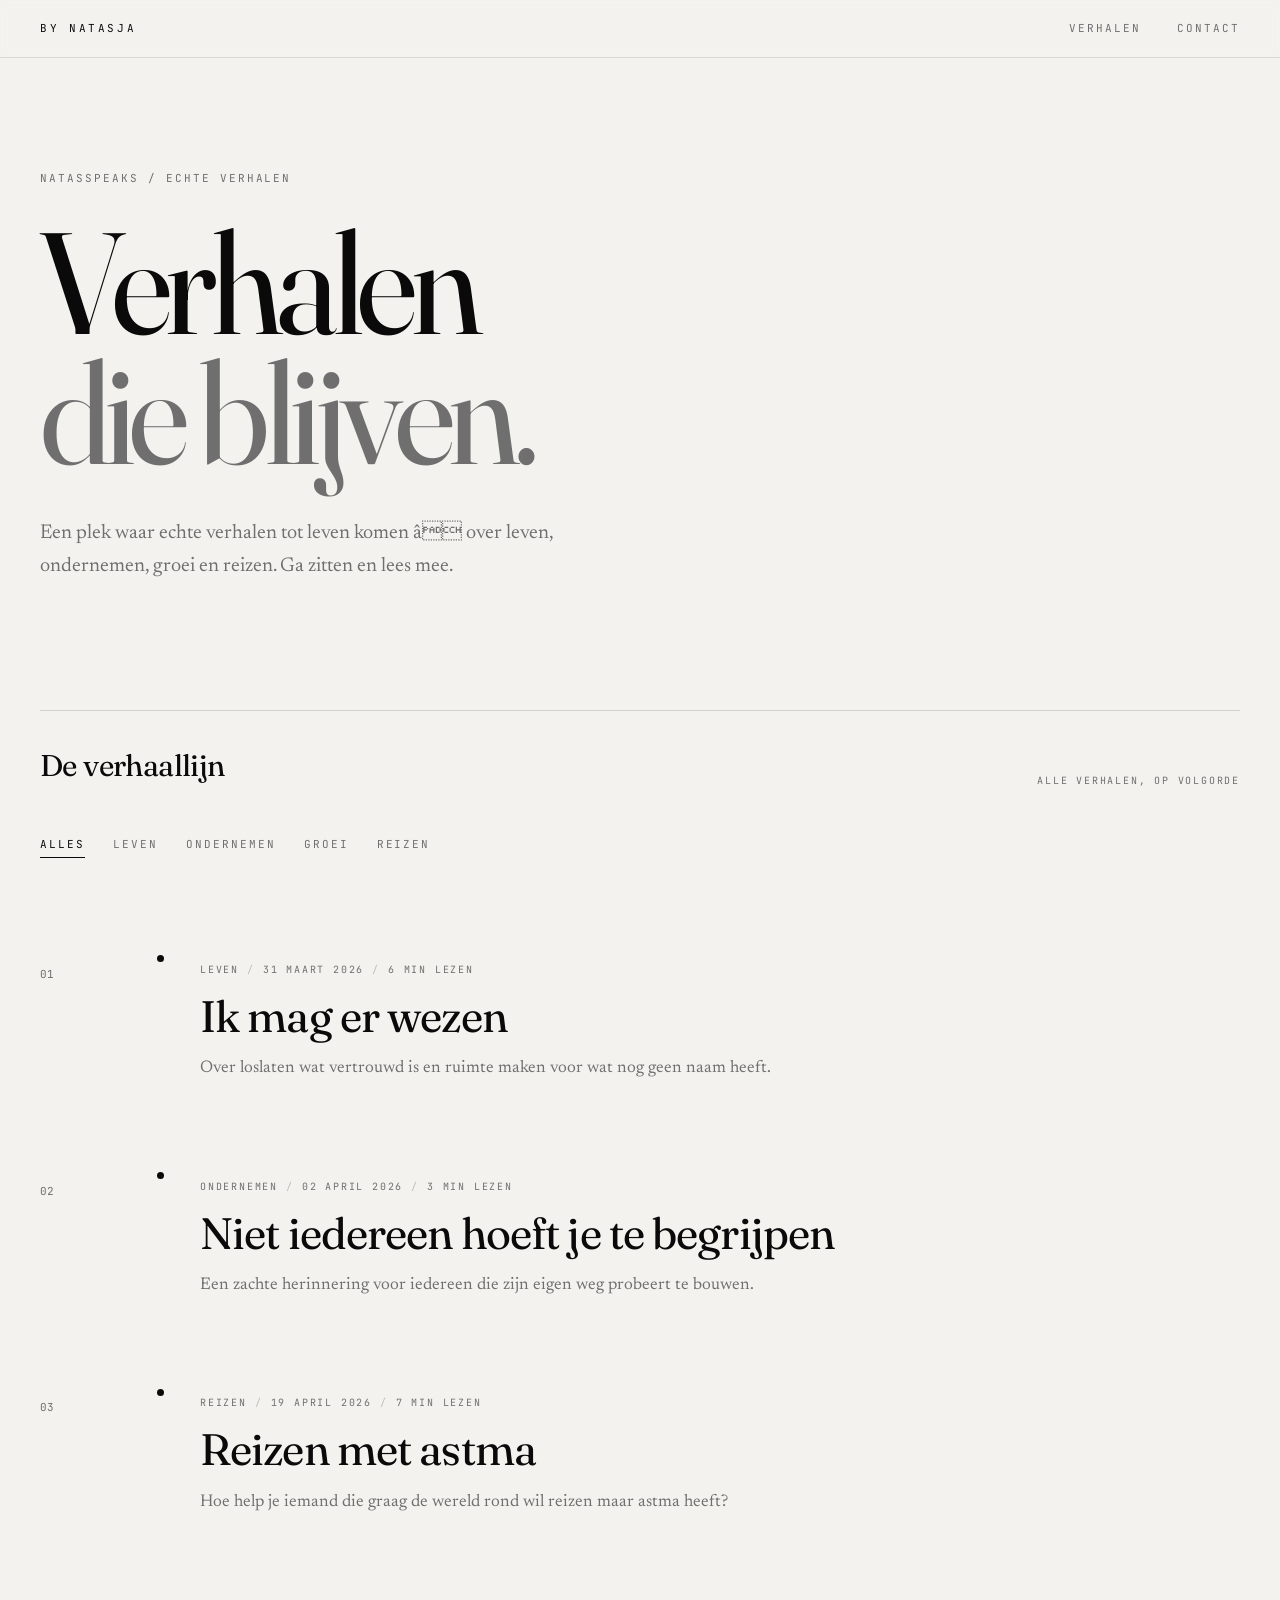
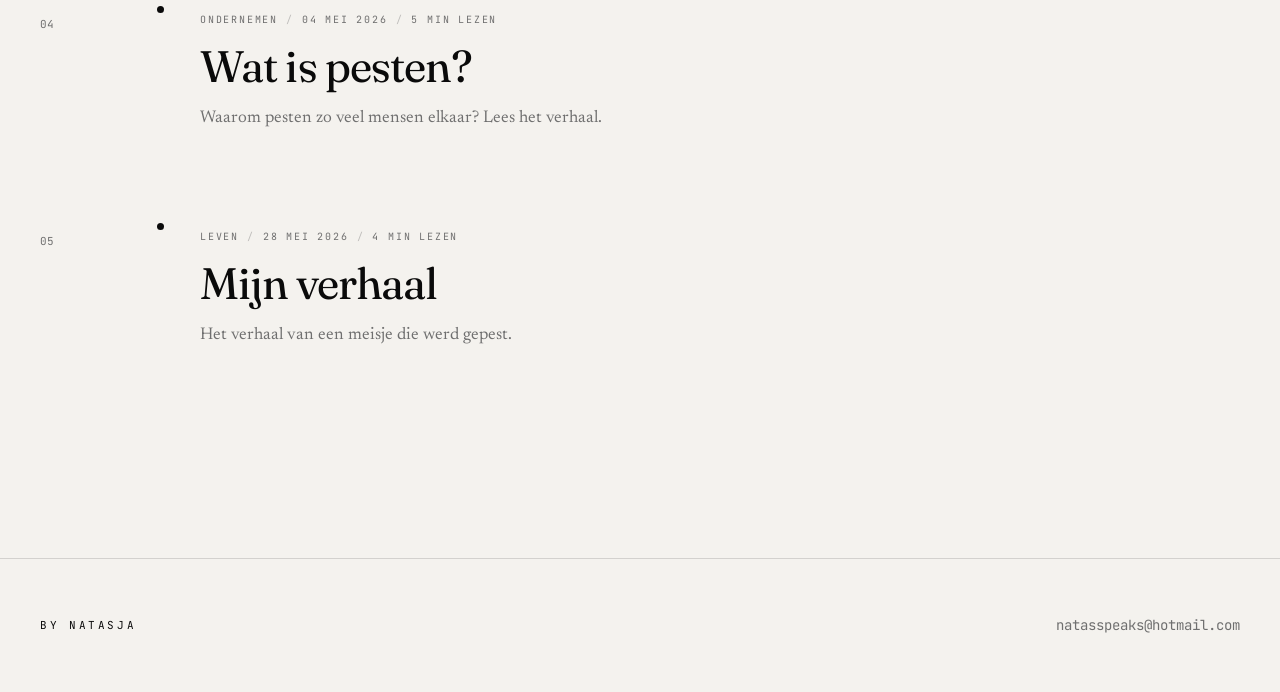
<file: natasspeaks.html>
<!doctype html>
<html lang="nl">
<head>
<meta charset="UTF-8" />
<meta name="viewport" content="width=device-width, initial-scale=1.0" />
<meta name="description" content="NatasSpeaks â verhalen over leven, ondernemen, groei en reizen. Echte verhalen die blijven." />
<title>NatasSpeaks  Verhalen die blijven</title>
<link rel="preconnect" href="https://fonts.googleapis.com" />
<link rel="preconnect" href="https://fonts.gstatic.com" crossorigin />
<link href="https://fonts.googleapis.com/css2?family=Fraunces:ital,opsz,wght@0,9..144,300..600;1,9..144,300..500&family=JetBrains+Mono:wght@300;400;500&family=Newsreader:ital,opsz,wght@0,6..72,300..500;1,6..72,300..400&display=swap" rel="stylesheet" />
<style>
*,*::before,*::after{box-sizing:border-box}
:root{
  --ink:#0a0a0a;--paper:#f4f2ee;--card:#faf9f6;--muted:#ece9e3;
  --muted-fg:#6f6f6f;--border:rgba(10,10,10,.14);--hairline:rgba(10,10,10,.16);
  --font-body:"Newsreader",Georgia,"Times New Roman",serif;
  --font-heading:"Fraunces",Georgia,"Times New Roman",serif;
  --font-mono:"JetBrains Mono",ui-monospace,SFMono-Regular,monospace;
  --gutter:2.25rem;--gap:1.25rem;
}
@media(min-width:768px){:root{--gutter:5rem;--gap:2.5rem}}
html{-webkit-font-smoothing:antialiased;text-rendering:optimizeLegibility;scroll-behavior:smooth}
body{margin:0;background:var(--paper);color:var(--ink);font-family:var(--font-body);font-size:16px;line-height:1.5}
body.locked{overflow:hidden}
::selection{background:var(--ink);color:var(--paper)}
a{color:inherit;text-decoration:none}
button{font:inherit;color:inherit}
.font-label{font-family:var(--font-mono);font-weight:400;text-transform:uppercase;letter-spacing:.18em}
.hairline{background-color:var(--hairline)}
.link-underline{background-image:linear-gradient(currentColor,currentColor);background-size:0% 1px;background-position:0 100%;background-repeat:no-repeat;transition:background-size .4s cubic-bezier(.21,.47,.32,.98)}
.link-underline:hover{background-size:100% 1px}
.fade{opacity:0;transform:translateY(24px);transition:opacity .6s cubic-bezier(.21,.47,.32,.98),transform .6s cubic-bezier(.21,.47,.32,.98)}
.fade.in{opacity:1;transform:none}
@media(prefers-reduced-motion:reduce){.fade{opacity:1;transform:none;transition:none}.timeline-line{transform:scaleY(1)!important}}
.site-header{position:sticky;top:0;z-index:30;background:rgba(244,242,238,.85);backdrop-filter:blur(4px);-webkit-backdrop-filter:blur(4px)}
.site-header-inner{max-width:1400px;margin:0 auto;display:flex;align-items:center;justify-content:space-between;padding:1.25rem 1.5rem}
@media(min-width:768px){.site-header-inner{padding-left:2.5rem;padding-right:2.5rem}}
.wordmark{font-family:var(--font-mono);font-weight:400;text-transform:uppercase;letter-spacing:.24em;font-size:11px;color:var(--ink)}
.site-nav{display:flex;align-items:center;gap:1.5rem}
@media(min-width:768px){.site-nav{gap:2.25rem}}
.site-nav a{font-family:var(--font-mono);text-transform:uppercase;letter-spacing:.18em;font-size:11px;color:var(--muted-fg);transition:color .2s}
.site-nav a:hover{color:var(--ink)}
.header-rule{height:1px;width:100%;background:var(--hairline);opacity:.7}
.hero{max-width:1400px;margin:0 auto;padding:4rem 1.5rem 5rem}
@media(min-width:768px){.hero{padding:7rem 2.5rem 8rem}}
.eyebrow{font-family:var(--font-mono);text-transform:uppercase;letter-spacing:.18em;font-size:11px;color:var(--muted-fg);margin:0}
.hero h1{margin:2rem 0 0;font-family:var(--font-heading);font-weight:400;font-size:3.25rem;line-height:.9;letter-spacing:-.045em;color:var(--ink)}
@media(min-width:768px){.hero h1{font-size:7rem}}
@media(min-width:1024px){.hero h1{font-size:9rem}}
.hero h1 .dim{color:var(--muted-fg)}
.hero p.intro{margin:2.5rem 0 0;max-width:36rem;font-size:1.125rem;line-height:1.625;color:var(--muted-fg)}
@media(min-width:768px){.hero p.intro{font-size:1.25rem}}
.storyline{max-width:1400px;margin:0 auto;padding:0 1.5rem 7rem;scroll-margin-top:6rem}
@media(min-width:768px){.storyline{padding:0 2.5rem 10rem}}
.section-head{display:flex;flex-wrap:wrap;align-items:flex-end;justify-content:space-between;gap:1rem;border-top:1px solid var(--border);padding-top:2rem}
.section-head h2{margin:0;font-family:var(--font-heading);font-weight:400;font-size:1.5rem;letter-spacing:-.02em;color:var(--ink)}
@media(min-width:768px){.section-head h2{font-size:1.875rem}}
.section-head .note{margin:0;font-family:var(--font-mono);text-transform:uppercase;letter-spacing:.18em;font-size:10px;color:var(--muted-fg)}
.filters{display:flex;flex-wrap:wrap;gap:.75rem 1.75rem;margin-top:3rem}
.filter{background:none;border:0;padding:0 0 .25rem;font-family:var(--font-mono);text-transform:uppercase;letter-spacing:.18em;font-size:11px;color:var(--muted-fg);cursor:pointer;border-bottom:1px solid transparent;transition:color .2s,border-color .2s}
.filter:hover{color:var(--ink)}
.filter.active{color:var(--ink);border-bottom-color:var(--ink)}
.timeline{position:relative;margin-top:3.5rem}
.timeline-line{position:absolute;top:0;bottom:0;width:1px;left:calc(var(--gutter) + var(--gap));background:var(--hairline);transform-origin:top;transform:scaleY(0)}
.timeline ol{list-style:none;margin:0;padding:0}
.story-link{display:grid;grid-template-columns:var(--gutter) 1fr;column-gap:var(--gap);cursor:pointer}
.story-index{padding:2.25rem 0}
@media(min-width:768px){.story-index{padding:3rem 0}}
.story-index span{font-family:var(--font-mono);font-size:11px;color:var(--muted-fg)}
.story-body{position:relative;padding:2.25rem 0 2.25rem 1.5rem}
@media(min-width:768px){.story-body{padding:3rem 0 3rem 2.5rem}}
.story-dot{position:absolute;left:-3.5px;top:2.6rem;width:7px;height:7px;border-radius:50%;background:var(--ink);box-shadow:0 0 0 4px var(--paper);transition:transform .3s}
.story-link:hover .story-dot{transform:scale(1.25)}
.story-meta{font-family:var(--font-mono);text-transform:uppercase;letter-spacing:.18em;font-size:10px;color:var(--muted-fg)}
.story-meta .sep{margin:0 .5rem;opacity:.4}
.story-title{margin:1rem 0 0;font-family:var(--font-heading);font-weight:400;font-size:1.75rem;line-height:1.05;letter-spacing:-.02em;color:var(--ink)}
@media(min-width:768px){.story-title{font-size:2.75rem}}
.story-teaser{margin:1rem 0 0;max-width:36rem;font-size:1.0625rem;line-height:1.625;color:var(--muted-fg)}
.empty{padding:4rem 0 4rem 1.5rem;font-family:var(--font-mono);font-size:.875rem;color:var(--muted-fg)}
.site-footer{border-top:1px solid var(--border)}
.site-footer-inner{max-width:1400px;margin:0 auto;display:flex;flex-direction:column;gap:1.25rem;padding:3.5rem 1.5rem}
@media(min-width:768px){.site-footer-inner{flex-direction:row;align-items:center;justify-content:space-between;padding-left:2.5rem;padding-right:2.5rem}}
.site-footer .wordmark{font-size:11px}
.site-footer a.mail{font-family:var(--font-mono);font-size:.875rem;color:var(--muted-fg)}
.site-footer a.mail:hover{color:var(--ink)}
.reader{position:fixed;inset:0;z-index:60;background:var(--paper);overflow-y:auto;opacity:0;visibility:hidden;transition:opacity .35s ease,visibility .35s}
.reader.open{opacity:1;visibility:visible}
.reader-inner{max-width:1400px;margin:0 auto;padding:3rem 1.5rem 6rem}
@media(min-width:768px){.reader-inner{padding:4rem 2.5rem 8rem}}
.back{display:inline-flex;align-items:center;gap:.5rem;font-family:var(--font-mono);text-transform:uppercase;letter-spacing:.18em;font-size:11px;color:var(--muted-fg);cursor:pointer;background:none;border:0;padding:0;transition:color .2s}
.back:hover{color:var(--ink)}
.reader-head{max-width:48rem;margin-top:3.5rem}
@media(min-width:768px){.reader-head{margin-top:5rem}}
.reader-head h1{margin:1.5rem 0 0;font-family:var(--font-heading);font-weight:400;font-size:2.5rem;line-height:.98;letter-spacing:-.035em;color:var(--ink)}
@media(min-width:768px){.reader-head h1{font-size:4.5rem}}
.reader-content{margin-top:3rem;max-width:38rem;border-top:1px solid var(--border);padding-top:3rem}
@media(min-width:768px){.reader-content{margin-top:4rem;padding-top:4rem}}
.reader-content p{margin:0 0 1.75rem;font-size:1.1875rem;line-height:1.85;color:rgba(10,10,10,.9)}
@media(min-width:768px){.reader-content p{font-size:1.3125rem}}
.reader-content p:last-child{margin-bottom:0}
.reader-foot{margin-top:5rem;max-width:38rem;border-top:1px solid var(--border);padding-top:2rem}
</style>
</head>
<body>
<header class="site-header">
  <div class="site-header-inner">
    <a href="index.html" class="wordmark" id="brandLink">BY NATASJA</a>
    <nav class="site-nav">
      <a href="#verhalen">Verhalen</a>
      <a href="mailto:natasspeaks@hotmail.com">Contact</a>
    </nav>
  </div>
  <div class="header-rule"></div>
</header>
<main id="top">
  <section class="hero">
    <div class="fade">
      <p class="eyebrow">NatasSpeaks / Echte verhalen</p>
      <h1>Verhalen<br /><span class="dim">die blijven.</span></h1>
      <p class="intro">Een plek waar echte verhalen tot leven komen â over leven, ondernemen, groei en reizen. Ga zitten en lees mee.</p>
    </div>
  </section>
  <section id="verhalen" class="storyline">
    <div class="fade">
      <div class="section-head">
        <h2>De verhaallijn</h2>
        <p class="note">Alle verhalen, op volgorde</p>
      </div>
    </div>
    <div class="filters" id="filters" role="group" aria-label="Filter op categorie"></div>
    <div class="timeline" id="timeline">
      <div class="timeline-line" id="timelineLine" aria-hidden="true"></div>
      <ol id="storyList"></ol>
    </div>
  </section>
</main>
<footer class="site-footer">
  <div class="site-footer-inner">
    <span class="wordmark">BY NATASJA</span>
    <a class="mail link-underline" href="mailto:natasspeaks@hotmail.com">natasspeaks@hotmail.com</a>
  </div>
</footer>
<div class="reader" id="reader" role="dialog" aria-modal="true" aria-label="Verhaal">
  <div class="reader-inner">
    <button class="back" id="readerBack" type="button"><span aria-hidden="true">â</span> Terug naar de verhaallijn</button>
    <div class="reader-head">
      <div class="story-meta" id="readerMeta"></div>
      <h1 id="readerTitle"></h1>
    </div>
    <div class="reader-content" id="readerBody"></div>
    <div class="reader-foot">
      <button class="back" id="readerBack2" type="button"><span aria-hidden="true">â</span> Terug naar de verhaallijn</button>
    </div>
  </div>
</div>
<script type="application/json" id="stories-data">{
  "stories": [
    {
      "slug": "ik-mag-er-wezen",
      "category": "Leven",
      "title": "Ik mag er wezen",
      "headline": "Dit ben ik en ik mag er wezen",
      "date_label": "31 Maart 2026",
      "reading_time": "6 min",
      "teaser": "Over loslaten wat vertrouwd is en ruimte maken voor wat nog geen naam heeft.",
      "body": "Mijn naam is Rudolf Rotman. Ik ben 30 jaar en geboren in Zutphen. Mijn leven is niet altijd makkelijk geweest. Ik kom uit een gezin waarin veel is gebeurd, dingen die je als kind eigenlijk niet zou moeten meemaken. Toch hebben juist die ervaringen mij gevormd tot wie ik vandaag ben.\n\nWant als je mij echt leert kennen, dan zie je niet alleen mijn verleden of mijn diagnoses. Dan zie je iemand die leeft vanuit liefde. Voor mensen. Voor dieren. Voor de natuur.\n\nAl toen ik een jaar of zes, zeven was, kreeg ik te horen dat ik PTSS heb posttraumatische stressstoornis en ADHD. Op die leeftijd begrijp je dat niet echt. Wat ik wÃ©l voelde, was dat ik anders was. Alsof ik er niet helemaal bij hoorde. Alsof ik mee moest draaien in een wereld die niet altijd bij mij paste. En toch wist ik: dit is mijn leven. Hier moet ik mee leren omgaan.\n\nDat \"leren omgaan\" is nooit echt klaar. Het is iets wat elke dag terugkomt. Sommige dagen zijn goed. Dan voel ik me vrolijk, heb ik energie en kan ik genieten van kleine dingen. Maar er zijn ook dagen waarop alles zwaarder voelt. Dagen waarop mijn hoofd vol zit, mijn energie laag is en alles meer moeite kost.\n\nWat veel mensen niet zien, is die strijd van binnen. Dat het niet \"gewoon een slechte dag\" is. Dat PTSS je kan raken op momenten dat je het zelf niet eens verwacht. En dat het dan kracht kost om daar weer doorheen te komen.\n\nGelukkig heb ik iets wat mij rust geeft. Dieren. Zij oordelen niet. Ze voelen je aan zonder woorden. Mijn hond, en dieren in het algemeen, geven mij een soort rust die moeilijk uit te leggen is. Ze helpen mij om weer bij mezelf te komen, om te ademen, om even stil te staan.\n\nEn naast die rust is er ook iets anders wat mij sterk houdt: verbinding. De mensen die mij Ã©cht zien. Vooral mijn beste vriendin, met wie ik ook aan deze website werk. Zij heeft mij geholpen om mezelf anders te leren zien. Om te accepteren wie ik ben. Ze staat naast me, geeft me advies, en laat me voelen dat ik er mag zijn precies zoals ik ben. Dat betekent meer dan woorden kunnen uitleggen.\n\nToch zijn er ook momenten geweest waarop ik me heel alleen voelde. Onbegrepen. Dat mensen dachten dat het mijn eigen schuld was, of dat ze niet geloofden hoe zwaar het soms kan zijn. Dat zijn dingen die blijven hangen. Maar juist daardoor heb ik geleerd hoe belangrijk het is om jezelf niet te verliezen in wat anderen denken.\n\nMijn leven is misschien anders dan dat van anderen. Ik moet elke dag zoeken naar balans. Elke dag is een uitdaging. Maar het heeft me ook iets gegeven: inzicht. Ik heb geleerd om naar mezelf te kijken, om mezelf te accepteren, en om stap voor stap van mezelf te houden.\n\nEn daar ben ik trots op. Niet omdat het perfect gaat, maar juist omdat het niet perfect is en ik er toch sta.\n\nAls ik iets mag meegeven aan anderen die net horen dat ze PTSS hebben, dan is het dit: geef jezelf de tijd. En leer van jezelf te houden, ook op de dagen dat het moeilijk is.\n\nEn aan de mensen die dit lezen wil ik zeggen: probeer te begrijpen. Mensen met PTSS zijn niet \"zwak\" of \"anders\" op een slechte manier. We zijn mensen met een verhaal. Mensen die ook willen leven, voelen, en erbij willen horen.\n\nWat ik hoop? Dat mensen mijn verhaal lezen en denken: jaâ¦ respect. Niet alleen voor mij, maar voor iedereen die elke dag vecht op een manier die je niet altijd ziet.\n\nWant uiteindelijk geloof ik in iets simpels, maar krachtigs: dat we elkaar moeten accepteren. dat we elkaar moeten respecteren. en dat liefde â voor mensen, voor dieren, voor het leven â altijd de basis moet zijn.\n\nVanwege privÃ©wetgeving heb ik akkoord om dit te vertellen op bynatasja.",
      "sort_order": 1
    },
    {
      "slug": "niet-iedereen-hoeft-je-te-begrijpen",
      "category": "Ondernemen",
      "title": "Niet iedereen hoeft je te begrijpen",
      "headline": "Niet iedereen hoeft je te begrijpen",
      "date_label": "02 april 2026",
      "reading_time": "3 min",
      "teaser": "Een zachte herinnering voor iedereen die zijn eigen weg probeert te bouwen.",
      "body": "Iedereen heeft dromen en visies die ze vaak waar willen maken, zoals ze soms zeggen: \"dromen zijn bedrog\". Niet iedereen heeft een droom of andere visie, maar veel mensen hebben dat namelijk wel, en die mensen weten wat er namelijk gaat komen en die weten dat ze hard moeten werken voor het geld.",
      "sort_order": 2
    },
    {
      "slug": "reizen-met-astma",
      "category": "Reizen",
      "title": "Reizen met astma",
      "headline": "Reizen met astma",
      "date_label": "19 april 2026",
      "reading_time": "7 min",
      "teaser": "Hoe help je iemand die graag de wereld rond wil reizen maar astma heeft?",
      "body": "Reizen met astma hoeft geen belemmering te zijn. Sterker nog: soms ben je zÃ³ aan het genieten, zÃ³ in het moment, dat je bijna vergeet dat je astma hebt. Je zit in een flow. Je bent omringd door nieuwe plekken, activiteiten en mensen die in korte tijd vrienden worden. Samen lachen, samen ontdekken, samen herinneringen maken. Dat gevoel is onbetaalbaar.\n\nTijdens het reizen doe je vaak veel activiteiten. Wandelen, fietsen, klimmen, zwemmen, nieuwe steden ontdekken. Je dagen zitten vol en je hoofd zit nog voller met indrukken. Juist dan merk je: astma is er, maar het staat niet altijd op de voorgrond. En dat is okÃ©.\n\nDat betekent niet dat je het moet negeren. Reizen met astma vraagt vooral om bewust zijn, niet om angst. Je leert luisteren naar je lichaam. Op tijd rust nemen. Je inhalator bij je dragen. Even stoppen als je adem dat vraagt. Niet omdat je moet, maar omdat je goed voor jezelf zorgt.\n\nAstma hebben tijdens het reizen is lang niet altijd erg. Vaak is het geen probleem. Zeker niet als je je grenzen kent en daar respect voor hebt. Soms merk je er nauwelijks iets van, omdat plezier, verbinding en avontuur overheersen. En soms is het er wel even â en dan ga je daarna gewoon weer door.\n\nWat reizen met astma je vooral leert, is vertrouwen. Vertrouwen in je lichaam. Vertrouwen in jezelf. En vertrouwen dat je meer aankunt dan je denkt. Je hoeft jezelf niet tegen te houden om alles onder controle te houden. Je mag leven, lachen, bewegen en genieten.\n\nDus ga. Reis. Doe mee. Maak vrienden. Beleef het moment. Astma reist misschien met je mee, maar het hoeft nooit de leiding te nemen.\n\nJij bepaalt het tempo. Jij bepaalt de ervaring. En vooral: jij bepaalt hoe groot je wereld mag zijn.",
      "sort_order": 3
    },
    {
      "slug": "wat-is-pesten",
      "category": "Ondernemen",
      "title": "Wat is pesten?",
      "headline": "Wat is pesten?",
      "date_label": "04 mei 2026",
      "reading_time": "5 min",
      "teaser": "Waarom pesten zo veel mensen elkaar? Lees het verhaal.",
      "body": "Pesten kan je langzaam van binnen breken. In het begin lijken het misschien \"maar woorden\", maar woorden kunnen diep snijden. Als je dag na dag wordt gepest, ga je op een gegeven moment geloven wat er over je wordt gezegd. Je zelfvertrouwen zakt steeds verder naar beneden. Je voelt je minder waard. Alsof jij het probleem bent.\n\nHet kan zo erg worden dat je niet meer naar school wilt. Je blijft liever thuis, omdat dat de enige plek is waar je je even veilig voelt. Toch zit het ook daar in je hoofd. De stemmen, de opmerkingen, het uitlachen. Je denkt: \"Misschien hebben ze gelijk.\" Of: \"Ik ben niet goed genoeg.\" Soms wil je gewoon niks meer. Geen school, geen mensen, geen aandacht. Alleen rust.\n\nPesten doet niet alleen pijn op het moment zelf. Het kan jaren blijven hangen. Het zorgt voor onzekerheid, angst en sombere gedachten. Je kunt je eenzaam voelen, zelfs als er mensen om je heen zijn. Je trekt je terug, omdat het veiliger voelt dan opnieuw gekwetst worden.\n\nMaar pesten zegt vaak meer over de pester dan over jou. Mensen die pesten zijn zelf vaak onzeker, willen aandacht of macht voelen, of durven niet voor zichzelf op te komen. Dat maakt hun gedrag niet goed, maar het laat wel zien dat jij niet het probleem bent. Niemand verdient het om naar beneden gehaald te worden.\n\nHoe diep het ook heeft gezeten, je kunt hieruit groeien. Het kost tijd. Het kost moed. Maar je bent sterker dan je misschien denkt.\n\nTips: Wat kun je doen als je gepest wordt?\n\n1. Praat erover\nBlijf er niet alleen mee rondlopen. Praat met een ouder, docent, mentor of iemand die je vertrouwt. Door het uit te spreken wordt het minder zwaar.\n\n2. Onthoud: woorden zijn geen waarheid\nWat anderen zeggen, bepaalt niet wie jij bent. Schrijf voor jezelf op wat jouw goede eigenschappen zijn.\n\n3. Zoek iets waar jij je goed bij voelt\nEen hobby, sport, muziek of iets creatiefs kan helpen om weer zelfvertrouwen op te bouwen.\n\n4. Trek grenzen als dat veilig kan\nSoms helpt het om duidelijk te zeggen: \"Stop. Dit is niet okÃ©.\" Doe dit alleen als je je veilig voelt.\n\n5. Zoek hulp als je gedachten donker worden\nAls je merkt dat je denkt dat je niet meer wilt of dat alles zinloos voelt, zoek hulp. In Nederland kun je contact opnemen met 113 Zelfmoordpreventie via 113 of 0800-0113. Je hoeft het niet alleen te dragen.\n\n6. Weet dat het beter kan worden\nHoe uitzichtloos het soms voelt: deze periode bepaalt niet je hele leven. Je bent meer dan wat anderen over je zeggen.",
      "sort_order": 4
    },
    {
      "slug": "mijn-verhaal",
      "category": "Leven",
      "title": "Mijn verhaal",
      "headline": "Mijn verhaal",
      "date_label": "28 mei 2026",
      "reading_time": "4 min",
      "teaser": "Het verhaal van een meisje die werd gepest.",
      "body": "Ik was een klein meisje van ongeveer zes jaar oud toen het begon.\nOp de basisschool was ik dat stille meisje. Verlegen, teruggetrokken en iemand die weinig zei. Ik probeerde zo min mogelijk op te vallen, maar toch was ik degene die steeds opnieuw werd gepest.\n\nHet pesten kwam van een groep meiden en jongens. Er waren andere kinderen die net zo stil waren als ik, maar zij werden niet gepest. Ik wel. Steeds weer. Ik werd uitgescholden om mijn uiterlijk, omdat ik dik was. De scheldwoorden kwamen van alle kanten en raakten me diep.\n\nDaarnaast stotterde ik vroeger veel. Ook dat werd een reden om mij belachelijk te maken. Meiden en jongens lachten me uit wanneer ik probeerde te praten. Wanneer ik een boek moest voorlezen in de klas, kwam ik nooit ver. De woorden bleven steken. Mijn hoofd ging steeds naar beneden, omdat ik er niet uitkwam. De schaamte en spanning namen het over.\n\nOok tijdens het buitenspelen hield het pesten niet op. Er was geen veilige plek, geen moment van rust. Jaar na jaar ging het door, tot en met groep 8. Het pesten werd steeds erger.\n\nDoor alles wat er gebeurde ging ik steeds vaker huilend naar huis. Soms liep ik zelfs huilend weg van school. Ik was vaak ziek thuis, niet omdat ik lichamelijk ziek was, maar omdat het mentaal te zwaar werd. School voelde niet langer als een veilige plek, maar als iets wat ik moest overleven.\n\nDit is wat pesten met mij heeft gedaan. Het heeft sporen achtergelaten die niet altijd zichtbaar zijn, maar die ik elke dag met me meedraag.\n\nDoor mijn verhaal te delen hoop ik bij te dragen aan meer begrip, bewustwording en zachtheid voor kinderen die vandaag de dag hetzelfde meemaken.",
      "sort_order": 5
    }
  ]
}</script>
<script>
(function () {
  "use strict";
  var stories = [];
  try {
    stories = JSON.parse(document.getElementById("stories-data").textContent).stories || [];
  } catch (e) {
    stories = [];
  }

  var CATEGORIES = ["Alles", "Leven", "Ondernemen", "Groei", "Reizen"];
  var pad = function (n) { return String(n).padStart(2, "0"); };
  var esc = function (s) {
    return String(s == null ? "" : s)
      .replace(/&/g, "&amp;").replace(/</g, "&lt;").replace(/>/g, "&gt;");
  };

  var filtersEl = document.getElementById("filters");
  var listEl = document.getElementById("storyList");
  var lineEl = document.getElementById("timelineLine");
  var timelineEl = document.getElementById("timeline");
  var reader = document.getElementById("reader");
  var readerMeta = document.getElementById("readerMeta");
  var readerTitle = document.getElementById("readerTitle");
  var readerBody = document.getElementById("readerBody");
  var currentFilter = "Alles";
  var lastFocus = null;

  function metaHTML(s) {
    return esc(s.category) + '<span class="sep">/</span>' + esc(s.date_label) +
      '<span class="sep">/</span>' + esc(s.reading_time) + " lezen";
  }

  function renderFilters() {
    filtersEl.innerHTML = "";
    CATEGORIES.forEach(function (c) {
      var b = document.createElement("button");
      b.type = "button";
      b.className = "filter" + (c === currentFilter ? " active" : "");
      b.textContent = c;
      b.setAttribute("aria-pressed", c === currentFilter ? "true" : "false");
      b.addEventListener("click", function () {
        currentFilter = c;
        renderFilters();
        renderList();
      });
      filtersEl.appendChild(b);
    });
  }

  function renderList() {
    var visible = currentFilter === "Alles"
      ? stories
      : stories.filter(function (s) { return s.category === currentFilter; });
    listEl.innerHTML = "";
    if (!visible.length) {
      var p = document.createElement("p");
      p.className = "empty";
      p.textContent = "Nog geen verhalen in deze categorie.";
      listEl.appendChild(p);
      return;
    }
    visible.forEach(function (s, i) {
      var li = document.createElement("li");
      var a = document.createElement("a");
      a.className = "story-link";
      a.href = "#verhaal-" + s.slug;
      a.setAttribute("role", "button");
      a.innerHTML =
        '<div class="story-index"><span>' + pad(i + 1) + "</span></div>" +
        '<div class="story-body">' +
        '<span class="story-dot" aria-hidden="true"></span>' +
        '<div class="story-meta">' + metaHTML(s) + "</div>" +
        '<h3 class="story-title"><span class="link-underline">' + esc(s.title) + "</span></h3>" +
        (s.teaser ? '<p class="story-teaser">' + esc(s.teaser) + "</p>" : "") +
        "</div>";
      a.addEventListener("click", function (ev) {
        ev.preventDefault();
        openStory(s);
      });
      li.appendChild(a);
      listEl.appendChild(li);
    });
  }

  function openStory(s) {
    lastFocus = document.activeElement;
    readerMeta.innerHTML = metaHTML(s);
    readerTitle.textContent = s.headline || s.title;
    var paras = String(s.body || "").split(/\n{2,}/).map(function (p) { return p.trim(); }).filter(Boolean);
    readerBody.innerHTML = paras.map(function (p) {
      return "<p>" + p.split("\n").map(esc).join("<br />") + "</p>";
    }).join("");
    reader.classList.add("open");
    document.body.classList.add("locked");
    reader.scrollTop = 0;
    document.getElementById("readerBack").focus();
  }

  function closeReader() {
    reader.classList.remove("open");
    document.body.classList.remove("locked");
    if (lastFocus && lastFocus.focus) lastFocus.focus();
  }

  document.getElementById("readerBack").addEventListener("click", closeReader);
  document.getElementById("readerBack2").addEventListener("click", closeReader);
  document.addEventListener("keydown", function (e) {
    if (e.key === "Escape" && reader.classList.contains("open")) closeReader();
  });

  // Fade-in on scroll
  var fades = document.querySelectorAll(".fade");
  if ("IntersectionObserver" in window) {
    var io = new IntersectionObserver(function (entries) {
      entries.forEach(function (en) {
        if (en.isIntersecting) { en.target.classList.add("in"); io.unobserve(en.target); }
      });
    }, { threshold: 0.12 });
    fades.forEach(function (el) { io.observe(el); });
  } else {
    fades.forEach(function (el) { el.classList.add("in"); });
  }

  // Story line draws in as you scroll
  var reduced = window.matchMedia("(prefers-reduced-motion: reduce)").matches;
  function drawLine() {
    if (reduced) { lineEl.style.transform = "scaleY(1)"; return; }
    var rect = timelineEl.getBoundingClientRect();
    var vh = window.innerHeight || document.documentElement.clientHeight;
    var start = vh * 0.9;
    var end = vh * 0.55;
    var total = rect.height + (start - end);
    var progress = (start - rect.top) / (total || 1);
    progress = Math.max(0, Math.min(1, progress));
    lineEl.style.transform = "scaleY(" + progress + ")";
  }
  window.addEventListener("scroll", drawLine, { passive: true });
  window.addEventListener("resize", drawLine);

  renderFilters();
  renderList();
  drawLine();
})();
</script>
</body>
</html>
</file>
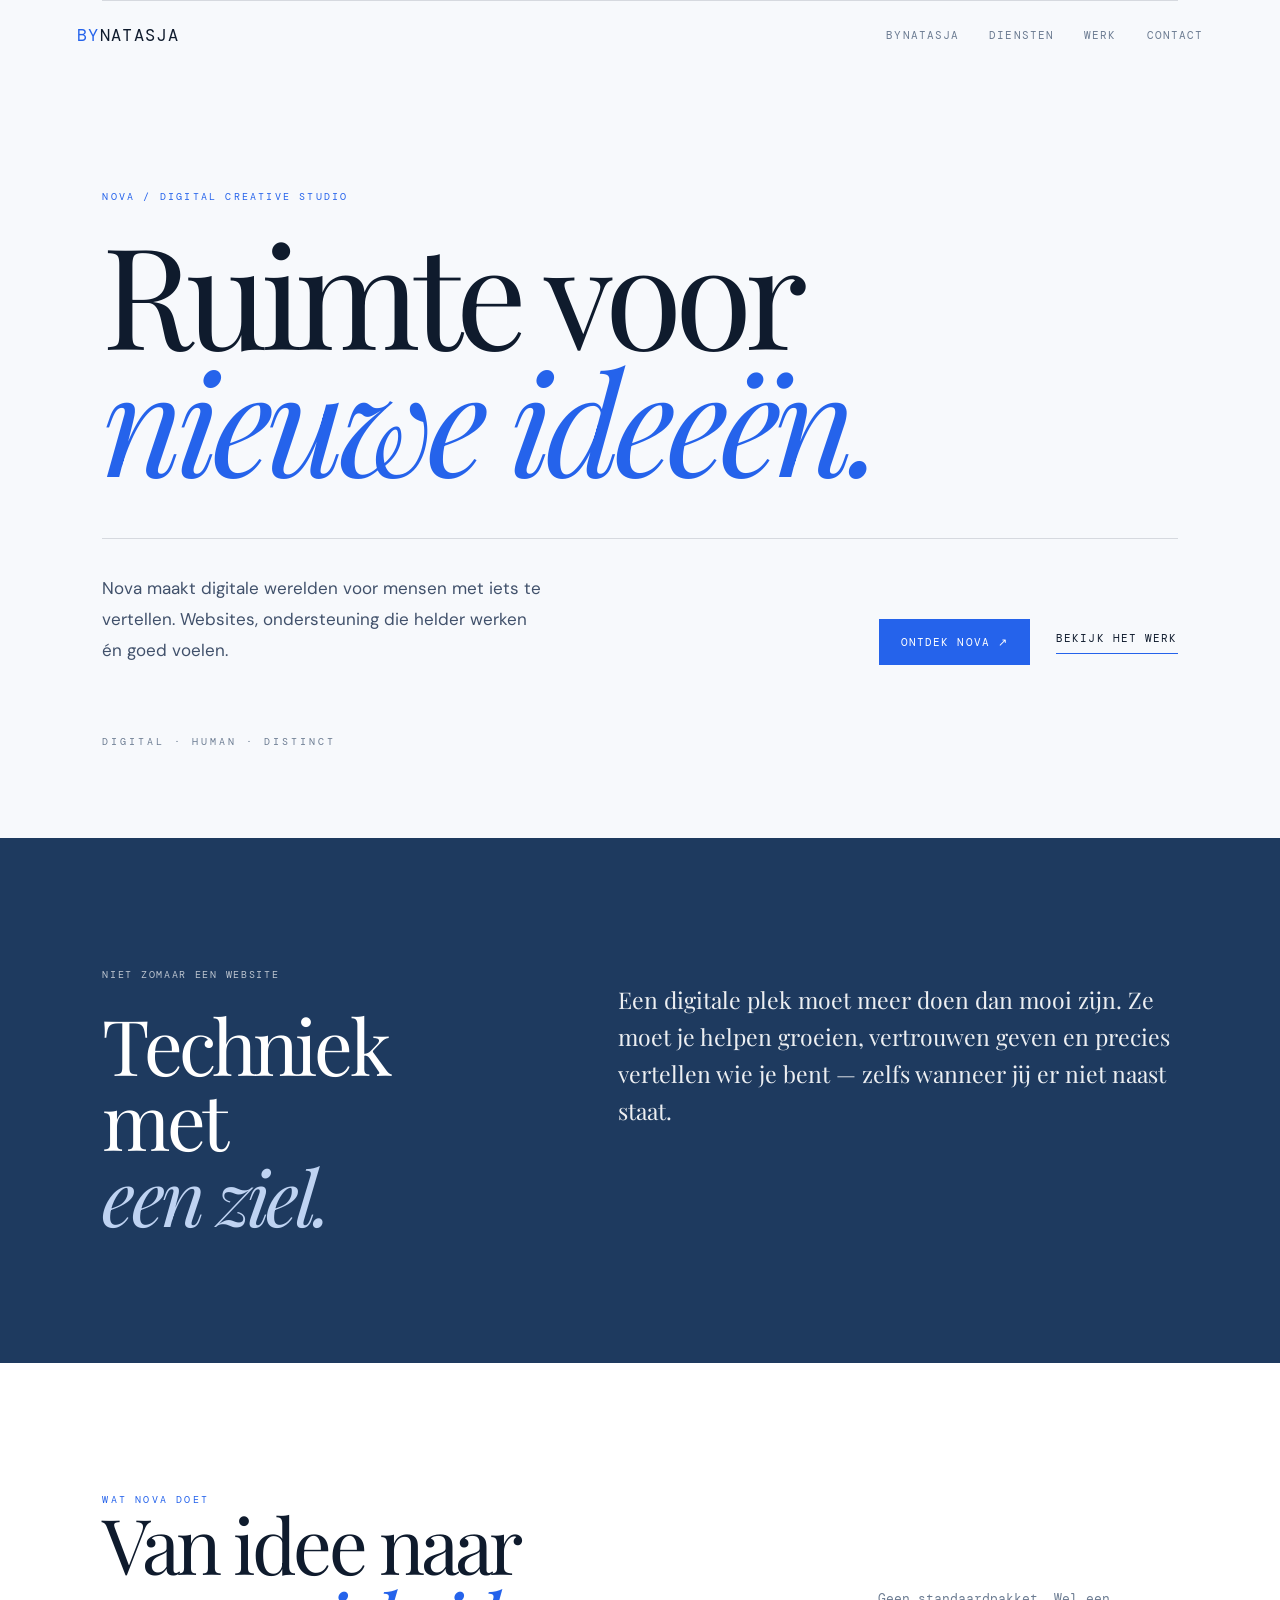
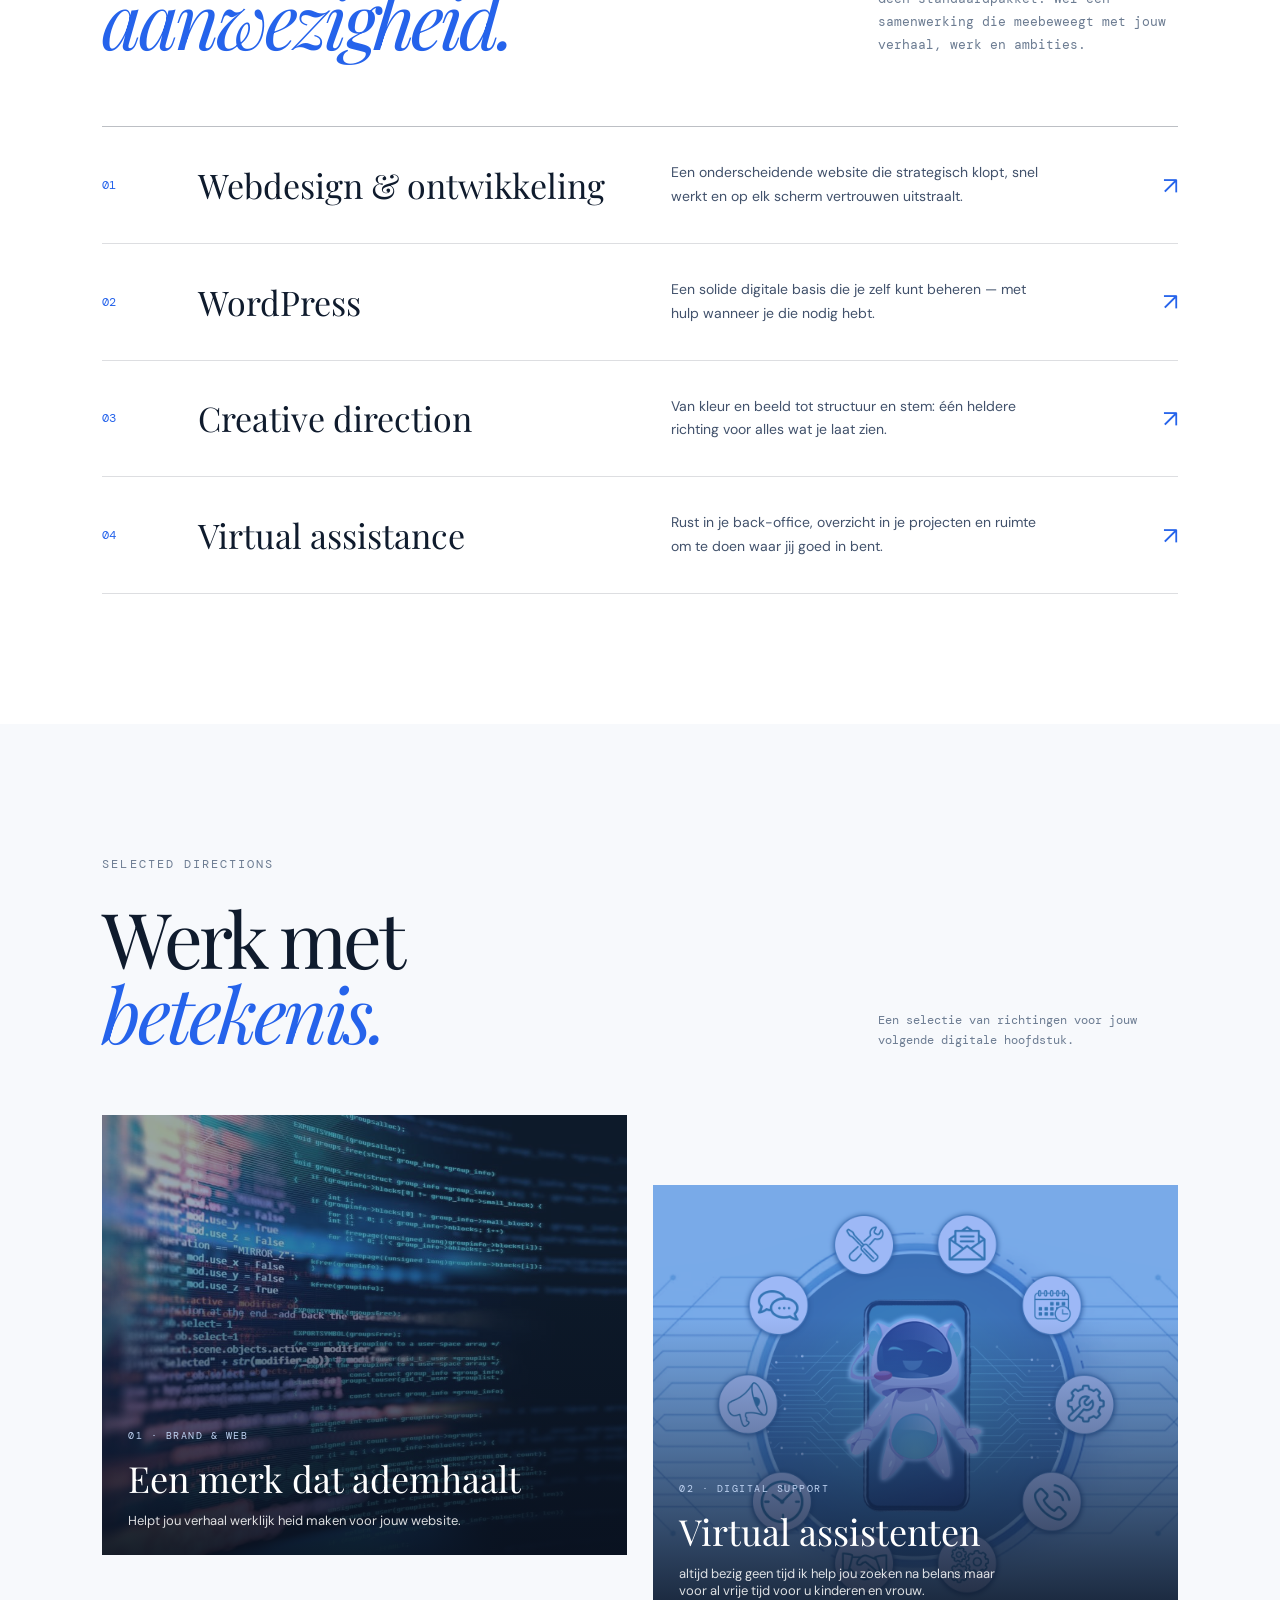
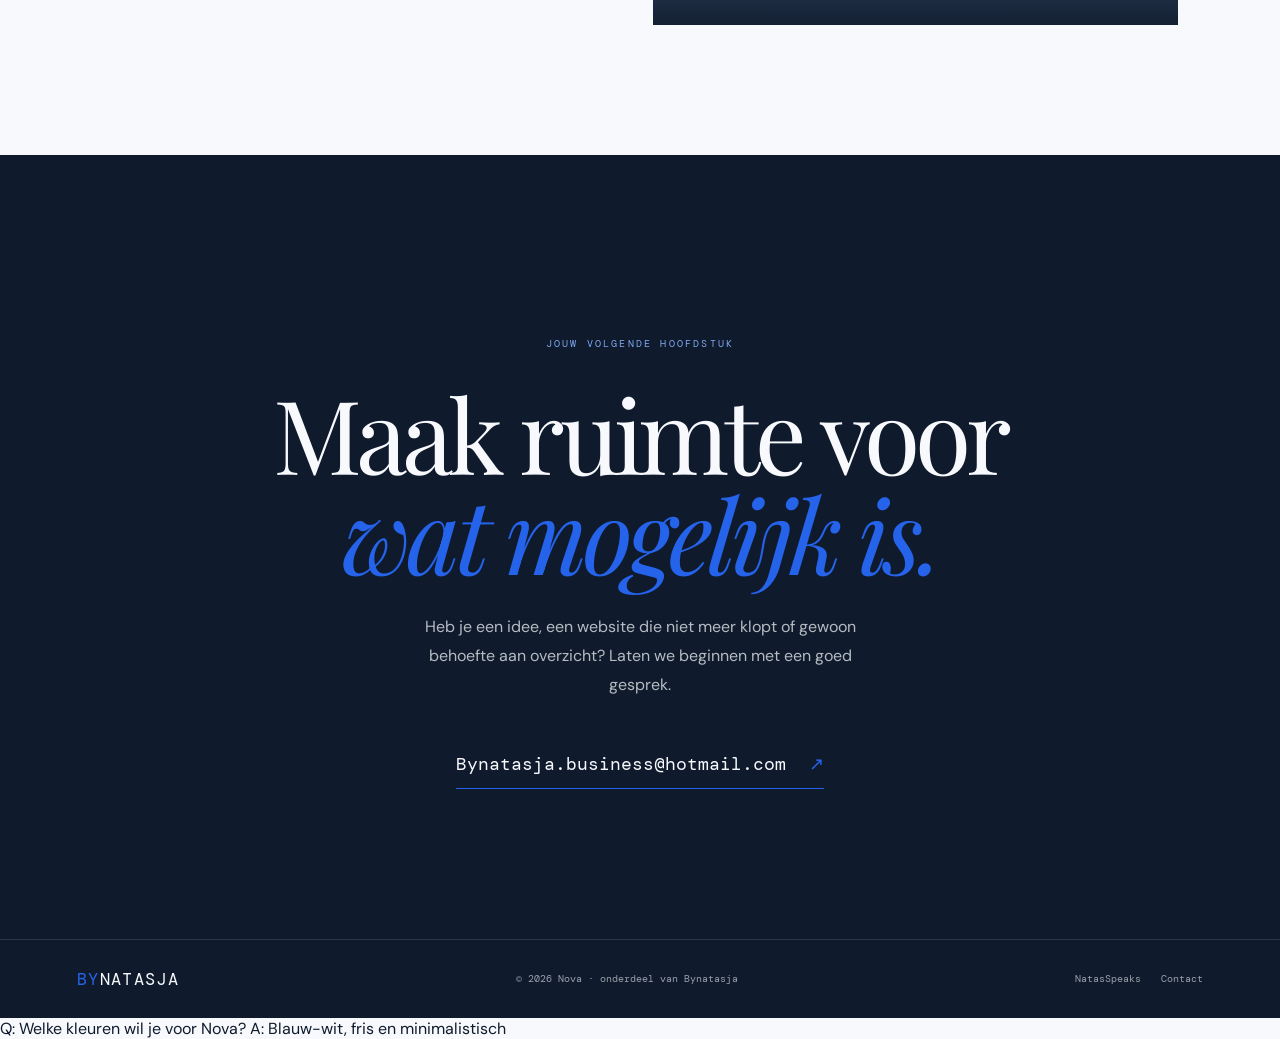
<file: nova copy.html>
<!doctype html>
<html lang="nl">
<head>
<meta charset="UTF-8"><meta name="viewport" content="width=device-width, initial-scale=1.0">
<meta name="description" content="Nova — webdesign, digitale ondersteuning en creatieve richting door Bynatasja.">
<title>Nova — Digitale ruimtes met karakter</title>
<link rel="preconnect" href="https://fonts.googleapis.com"><link rel="preconnect" href="https://fonts.gstatic.com" crossorigin>
<link href="https://fonts.googleapis.com/css2?family=DM+Mono:wght@300;400&family=DM+Sans:wght@400;500;600&family=Playfair+Display:ital,wght@0,400;0,500;1,400&display=swap" rel="stylesheet">
<style>
:root{
--ivory:#f7f9fc;
--paper:#ffffff;
--ink:#0f1b2d;
--ink-soft:#41516b;
--muted:#6c7c92;
--terracotta:#2563eb;
--terracotta-deep:#1d4ed8;
--sage:#1e3a5f;
--sage-soft:#e8eef9;
--line:rgba(15,27,45,.14);
--line-strong:rgba(15,27,45,.28);
--serif:'Playfair Display',Georgia,serif;
--sans:'DM Sans',sans-serif;
--mono:'DM Mono',monospace;
}
*{box-sizing:border-box;margin:0;padding:0}
html{scroll-behavior:smooth}
body{background:var(--ivory);color:var(--ink);font-family:var(--sans);overflow-x:hidden;-webkit-font-smoothing:antialiased}
img{max-width:100%;display:block}
a{color:inherit}

.topline{position:fixed;top:0;left:0;width:0;height:3px;background:var(--terracotta);z-index:70}

.header{position:fixed;top:0;left:0;right:0;z-index:50;padding:24px 6vw;display:flex;align-items:center;justify-content:space-between;transition:.4s}
.header.scrolled{background:rgba(247,249,252,.9);backdrop-filter:blur(14px);padding:16px 6vw;border-bottom:1px solid var(--line)}
.logo{font:17px var(--mono);letter-spacing:.08em;text-decoration:none;color:var(--ink)}
.logo b{color:var(--terracotta);font-weight:400}
.nav{display:flex;align-items:center;gap:30px}
.nav a{font:11px var(--mono);letter-spacing:.1em;text-transform:uppercase;text-decoration:none;color:var(--muted);transition:.25s}
.nav a:hover{color:var(--ink)}
.nav .cta{border:1px solid var(--line-strong);padding:11px 15px;color:var(--ink)}
.nav .cta:hover{background:var(--ink);color:var(--ivory);border-color:var(--ink)}
.menu{display:none;border:0;background:none;color:var(--ink);font-size:23px;cursor:pointer}

.eyebrow{font:10px var(--mono);color:var(--terracotta);letter-spacing:.22em;text-transform:uppercase}
.mini-label{font:10px var(--mono);letter-spacing:.17em;text-transform:uppercase;color:var(--sage);margin-bottom:26px}

.hero{padding:190px 8vw 90px;position:relative;overflow:hidden;background:var(--ivory)}
.hero-rule{position:absolute;top:0;left:8vw;right:8vw;height:1px;background:var(--line)}
.hero h1{font:400 clamp(58px,11vw,168px)/.9 var(--serif);letter-spacing:-.05em;margin-top:26px}
.hero h1 em{color:var(--terracotta);font-style:italic}
.hero-foot{display:grid;grid-template-columns:1.1fr .9fr;gap:6vw;align-items:end;margin-top:56px;padding-top:34px;border-top:1px solid var(--line)}
.hero-intro{font-size:17px;line-height:1.8;color:var(--ink-soft);max-width:440px}
.hero-actions{display:flex;align-items:center;gap:26px;flex-wrap:wrap;justify-content:flex-end}
.button{display:inline-block;background:var(--terracotta);color:var(--paper);padding:16px 22px;font:11px var(--mono);letter-spacing:.1em;text-transform:uppercase;text-decoration:none;transition:.3s}
.button:hover{background:var(--terracotta-deep);transform:translateY(-3px)}
.text-link{font:11px var(--mono);letter-spacing:.1em;text-transform:uppercase;text-decoration:none;color:var(--ink);border-bottom:1px solid var(--terracotta);padding-bottom:8px}
.hero-note{margin-top:70px;font:10px var(--mono);letter-spacing:.3em;color:var(--muted);text-transform:uppercase}

.statement{background:var(--sage);color:var(--paper);padding:130px 8vw}
.statement-grid{display:grid;grid-template-columns:.85fr 1.15fr;gap:8vw;align-items:start}
.statement .mini-label{color:rgba(255,255,255,.7)}
.statement h2{font:400 clamp(46px,6vw,92px)/.98 var(--serif);letter-spacing:-.05em}
.statement h2 em{color:#bfd3f2;font-style:italic}
.statement-text{font:400 23px/1.6 var(--serif);color:rgba(255,255,255,.92);max-width:560px;padding-top:14px}

.services{padding:130px 8vw;background:var(--paper)}
.service-head{display:grid;grid-template-columns:1.2fr .8fr;gap:6vw;align-items:end;margin-bottom:70px}
.services h2,.work h2,.contact h2{font:400 clamp(46px,6vw,88px)/.98 var(--serif);letter-spacing:-.05em}
.services h2 em,.work h2 em,.contact h2 em{color:var(--terracotta);font-style:italic}
.service-head>p{font:13px/1.75 var(--mono);color:var(--muted);max-width:300px;justify-self:end}
.service-list{border-top:1px solid var(--line-strong)}
.service{display:grid;grid-template-columns:64px 1fr 1fr 34px;gap:32px;align-items:center;padding:34px 0;border-bottom:1px solid var(--line);position:relative;overflow:hidden}
.service:before{content:'';position:absolute;inset:0 -8vw;background:var(--sage-soft);transform:translateX(-102%);transition:.5s}
.service:hover:before{transform:translateX(0)}
.service>*{position:relative;z-index:1}
.service-no{font:12px var(--mono);color:var(--terracotta)}
.service h3{font:400 34px var(--serif)}
.service p{color:var(--ink-soft);font-size:14px;line-height:1.7;max-width:380px}
.service-arrow{font-size:24px;color:var(--terracotta);text-align:right;transition:.3s}
.service:hover .service-arrow{transform:translate(4px,-4px)}

.work{padding:130px 8vw;background:var(--ivory)}
.work-head{display:grid;grid-template-columns:1.2fr .8fr;gap:6vw;align-items:end;margin-bottom:64px}
.work-head p{font:12px/1.7 var(--mono);color:var(--muted);max-width:300px;justify-self:end}
.work-grid{display:grid;grid-template-columns:1fr 1fr;gap:26px;align-items:start}
.project{position:relative;overflow:hidden;background:var(--sage);color:var(--paper);padding:26px;display:flex;align-items:flex-end;text-decoration:none;min-height:440px}
.project.offset{margin-top:70px;background:var(--terracotta)}
.project img{position:absolute;inset:0;width:100%;height:100%;object-fit:cover;opacity:.55;filter:saturate(.7);transition:.8s}
.project:hover img{transform:scale(1.06);opacity:.72}
.project:after{content:'';position:absolute;inset:0;background:linear-gradient(transparent 30%,rgba(9,17,31,.9))}
.project-content{position:relative;z-index:2}
.project-tag{font:10px var(--mono);color:#bfd3f2;letter-spacing:.15em;text-transform:uppercase}
.project h3{font:400 36px var(--serif);margin-top:12px}
.project p{font-size:13px;color:rgba(255,255,255,.85);margin-top:10px;max-width:340px}

.contact{padding:150px 8vw;background:var(--ink);color:var(--ivory);text-align:center}
.contact .eyebrow{color:#7fa8ef}
.contact h2{font-size:clamp(52px,8vw,116px);margin-top:22px}
.contact h2 em{color:var(--terracotta);font-style:italic}
.contact p{color:rgba(247,249,252,.72);line-height:1.8;max-width:460px;margin:30px auto}
.contact-mail{display:inline-block;color:var(--ivory);font:18px var(--mono);text-decoration:none;border-bottom:1px solid var(--terracotta);padding-bottom:12px;margin-top:22px}
.contact-mail span{color:var(--terracotta);margin-left:12px}

footer{display:flex;justify-content:space-between;align-items:center;padding:28px 6vw;background:var(--ink);color:rgba(247,249,252,.6);font:10px var(--mono);border-top:1px solid rgba(247,249,252,.12)}
footer a{text-decoration:none;color:inherit}
footer .logo{color:var(--ivory)}
footer div{display:flex;gap:20px}

@media(max-width:820px){
.header{padding:20px 7vw}
.menu{display:block;z-index:60}
.nav{position:fixed;inset:0;background:var(--ivory);display:flex;flex-direction:column;align-items:flex-start;justify-content:center;padding:12vw;gap:28px;transform:translateX(100%);transition:.4s}
.nav.open{transform:translateX(0)}
.nav a{font-size:16px}
.hero{padding:150px 7vw 70px}
.hero-foot{grid-template-columns:1fr;gap:34px}
.hero-actions{justify-content:flex-start}
.statement,.services,.work{padding:100px 7vw}
.statement-grid,.service-head,.work-head{grid-template-columns:1fr;gap:34px}
.service-head>p,.work-head p{justify-self:start}
.service{grid-template-columns:44px 1fr 26px;gap:12px}
.service p{grid-column:2/4}
.service h3{font-size:28px}
.work-grid{grid-template-columns:1fr}
.project.offset{margin-top:0}
.project{min-height:380px}
.contact{padding:110px 7vw}
footer{display:block;text-align:center}
footer p{margin:16px 0}
footer div{justify-content:center}
}
@media(max-width:400px){
.hero h1{font-size:clamp(46px,15vw,72px)}
.service h3{font-size:24px}
}
</style></head>
<body><div class="topline" id="topline"></div>
<header class="header" id="header">
<a class="logo" href="index.html"><b>BY</b>NATASJA</a>
<button class="menu" id="menu">☰</button>
<nav class="nav" id="nav">
<a href="index.html">Bynatasja</a>
<a href="#diensten">Diensten</a>
<a href="#werk">Werk</a>
<a href="contact.html">Contact</a>
</nav>
</header>
<main>
<section class="hero">
<div class="hero-rule"></div>
<p class="eyebrow">Nova / digital creative studio</p>
<h1>Ruimte voor<br><em>nieuwe ideeën.</em></h1>
<div class="hero-foot">
<p class="hero-intro">Nova maakt digitale werelden voor mensen met iets te vertellen. Websites, ondersteuning die helder werken én goed voelen.</p>
<div class="hero-actions">
<a class="button" href="#diensten">Ontdek Nova ↗</a>
<a class="text-link" href="#werk">Bekijk het werk</a>
</div>
</div>
<p class="hero-note">DIGITAL · HUMAN · DISTINCT</p>
</section>

<section class="statement">
<div class="statement-grid">
<div>
<p class="mini-label">Niet zomaar een website</p>
<h2>Techniek met<br><em>een ziel.</em></h2>
</div>
<p class="statement-text">Een digitale plek moet meer doen dan mooi zijn. Ze moet je helpen groeien, vertrouwen geven en precies vertellen wie je bent — zelfs wanneer jij er niet naast staat.</p>
</div>
</section>

<section class="services" id="diensten">
<div class="service-head">
<div>
<p class="eyebrow">Wat Nova doet</p>
<h2>Van idee naar<br><em>aanwezigheid.</em></h2>
</div>
<p>Geen standaardpakket. Wel een samenwerking die meebeweegt met jouw verhaal, werk en ambities.</p>
</div>
<div class="service-list">
<div class="service">
<span class="service-no">01</span>
<h3>Webdesign & ontwikkeling</h3>
<p>Een onderscheidende website die strategisch klopt, snel werkt en op elk scherm vertrouwen uitstraalt.</p>
<span class="service-arrow">↗</span>
</div>
<div class="service">
<span class="service-no">02</span>
<h3>WordPress </h3>
<p>Een solide digitale basis die je zelf kunt beheren — met hulp wanneer je die nodig hebt.</p>
<span class="service-arrow">↗</span>
</div>
<div class="service">
<span class="service-no">03</span>
<h3>Creative direction</h3>
<p>Van kleur en beeld tot structuur en stem: één heldere richting voor alles wat je laat zien.</p>
<span class="service-arrow">↗</span>
</div>
<div class="service">
<span class="service-no">04</span>
<h3>Virtual assistance</h3>
<p>Rust in je back-office, overzicht in je projecten en ruimte om te doen waar jij goed in bent.</p>
<span class="service-arrow">↗</span>
</div>
</div>
</section>

<section class="work" id="werk">
<div class="work-head">
<div>
<p class="mini-label">Selected directions</p>
<h2>Werk met<br><em>betekenis.</em></h2>
</div>
<p>Een selectie van richtingen voor jouw volgende digitale hoofdstuk.</p>
</div>
<div class="work-grid">
<a class="project" href="#contact">
<img src="Considering-a-Coding-Bootcamp-Trends-to-Expect-in-2023-1.jpg" alt="Programeren & website ">
<div class="project-content">
<div class="project-tag">01 · Brand & web</div>
<h3>Een merk dat ademhaalt</h3>
<p>Helpt jou verhaal werklijk heid maken voor jouw website. </p>
</div>
</a>
<a class="project offset" href="#contact">
<img src="6405c61c9dfb8_how.to.create.virtual.assistant.app.1920.1080.png" alt="Licht door een rotsopening">
<div class="project-content">
<div class="project-tag">02 · Digital support</div>
<h3>Virtual assistenten </h3>
<p>altijd bezig geen tijd ik help jou zoeken na belans maar voor al vrije tijd voor u kinderen en vrouw. </p>
</div>
</a>
</div>
</section>

<section class="contact" id="contact">
<p class="eyebrow">Jouw volgende hoofdstuk</p>
<h2>Maak ruimte voor<br><em>wat mogelijk is.</em></h2>
<p>Heb je een idee, een website die niet meer klopt of gewoon behoefte aan overzicht? Laten we beginnen met een goed gesprek.</p>
<a class="contact-mail" href="mailto:Bynatasja.business@hotmail.com">Bynatasja.business@hotmail.com <span>↗</span></a>
</section>
</main>
<footer>
<a class="logo" href="index.html"><b>BY</b>NATASJA</a>
<p>© 2026 Nova · onderdeel van Bynatasja</p>
<div>
<a href="natasspeaks.html">NatasSpeaks</a>
<a href="#contact">Contact</a>
</div>
</footer>
<script>
const header = document.getElementById('header'),
line = document.getElementById('topline'),
menu = document.getElementById('menu'),
nav = document.getElementById('nav');

function scroll() {
const max = document.documentElement.scrollHeight - innerHeight;
line.style.width = (scrollY / max * 100) + '%';
header.classList.toggle('scrolled', scrollY > 35);
}

addEventListener('scroll', scroll, { passive: true });
scroll();

menu.onclick = () => nav.classList.toggle('open');
nav.querySelectorAll('a').forEach(a => a.onclick = () => nav.classList.remove('open'));

const io = new IntersectionObserver(es => es.forEach(e => {
if (e.isIntersecting) e.target.classList.add('show');
}), { threshold: .12 });

document.querySelectorAll('.service,.project,.statement-grid>*').forEach(e => {
e.style.opacity = '0';
e.style.transform = 'translateY(25px)';
e.style.transition = 'opacity .8s ease,transform .8s ease';
io.observe(e);
});

const st = document.createElement('style');
st.textContent = '.show{opacity:1!important;transform:translateY(0)!important}';
document.head.appendChild(st);
</script>
</body>
</html>Q: Welke kleuren wil je voor Nova?
A: Blauw-wit, fris en minimalistisch
</file>
